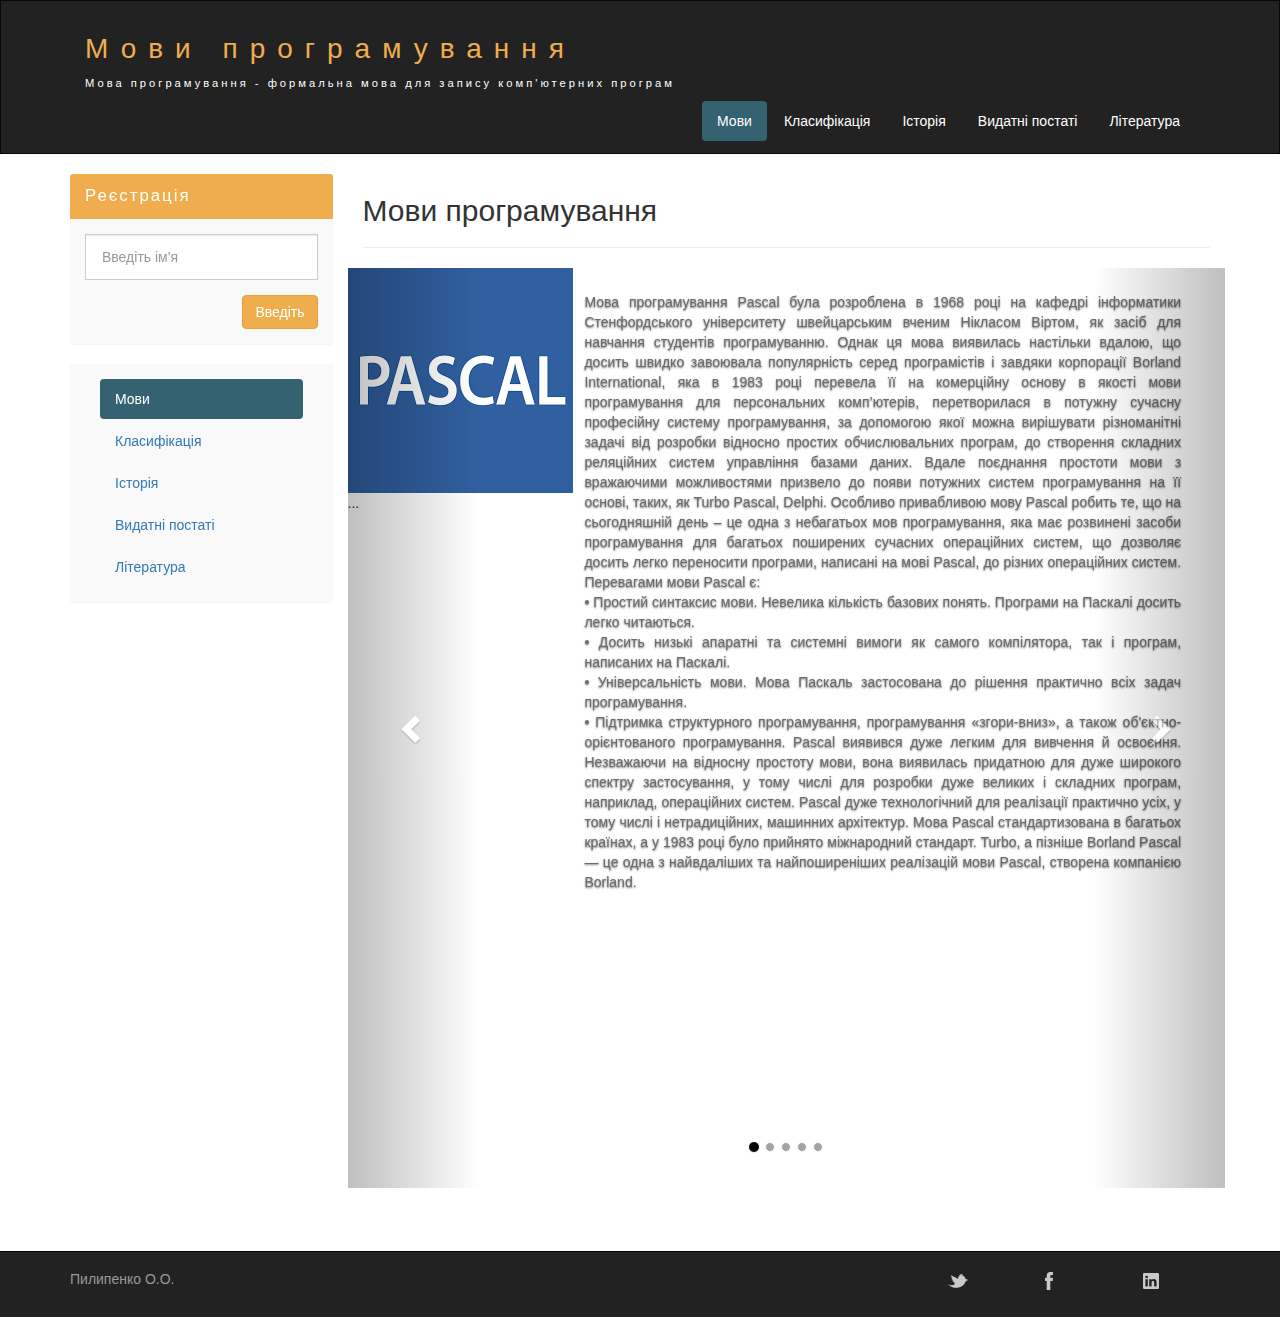
<file: university/site_2019/index.html>
<!DOCTYPE html>
<html lang="ru">
  <head>
    <meta charset="utf-8">
    <meta http-equiv="X-UA-Compatible" content="IE=edge">
    <meta name="viewport" content="width=device-width, initial-scale=1">
    <!-- The above 3 meta tags *must* come first in the head; any other head content must come *after* these tags -->
    <title>Мови програмування</title>

    <!-- Bootstrap -->
    <link href="css/bootstrap.min.css" rel="stylesheet">

    <!-- Main Style -->
    <link href="css/style.css" rel="stylesheet">

    <!-- HTML5 shim and Respond.js for IE8 support of HTML5 elements and media queries -->
    <!-- WARNING: Respond.js doesn't work if you view the page via file:// -->
    <!--[if lt IE 9]>
      <script src="https://oss.maxcdn.com/html5shiv/3.7.2/html5shiv.min.js"></script>
      <script src="https://oss.maxcdn.com/respond/1.4.2/respond.min.js"></script>
    <![endif]-->
  </head>
  <body>
    

    <div class="container-fluid">
      <div class="row">
       <nav role="navigation" class="navbar navbar-inverse">
        <div class="container">
          <div class="navbar-header header">
            <div class="container">
              <div class="row">
                <div class="col-lg-12">
                  <h1><a href="index.html">Мови програмування</a></h1> 
                  <p>Мова  програмування - формальна мова для запису комп'ютерних програм</p>
                </div>
              </div>
            </div>
            <button type="button" data-target="#navbarCollapse" data-toggle="collapse" class="navbar-toggle">
              
              <span class="sr-only">Toggle navigation</span>
              <span class="icon-bar"></span>
              <span class="icon-bar"></span>
              <span class="icon-bar"></span>
            </button>
          </div>
            <div id="navbarCollapse" class="collapse navbar-collapse navbar-right">
              <ul class="nav nav-pills  navbar-main">
                <li class="active"> <a href="index.html">Мови</a> </li>
                <li> <a href="class.html">Класифікація</a> </li>
                <li> <a href="history.html">Історія</a> </li>
                <li> <a href="famouse.html">Видатні постаті</a> </li>
                <li> <a href="literature.html">Література</a> </li>
              </ul>
            </div>
          </div>
       </nav> 
      </div>
    </div>


    <div class="wrapper">
      
      <div class="container">
        
        <div class="row">
          
        <div class="col-lg-9 col-lg-push-3 col-md-9 col-md-push-3 col-sm-9 col-sm-push-3"> 

          <form role="form" class="visible-xs">
            <div class="form-group">
              <div class="input-group">
                <input type="text" class="form-control input-lg" placeholder=" Введіть ім'я">
                <div class="input-group-btn">
                  <button class="btn btn-default btn-lg" type="submit"><i class="glyphicon glyphicon-ok"></i></button>
                </div>
              </div>
            </div>
          </form> 
          
      





          <h2>Мови програмування</h2>
          <hr>
          <div class="row">

              <div id="carousel-example-generic" class="carousel slide" data-ride="carousel">
                  <!-- Indicators -->
                  <ol class="carousel-indicators">
                    <li data-target="#carousel-example-generic" data-slide-to="0" class="active"></li>
                    <li data-target="#carousel-example-generic" data-slide-to="1"></li>
                    <li data-target="#carousel-example-generic" data-slide-to="2"></li>
                    <li data-target="#carousel-example-generic" data-slide-to="3"></li>
                    <li data-target="#carousel-example-generic" data-slide-to="4"></li> 
                  </ol>
                
                  <!-- Wrapper for slides -->
                  <div class="carousel-inner" role="listbox">
                      <div class="item active">
                          <img src="img/img_lang/pascal.png" alt="с++">
                          <div class="carousel-caption">
                          Мова програмування Pascal була розроблена в 1968 році на кафедрі інформатики Стенфордського університету швейцарським вченим Нікласом Віртом, як засіб для навчання студентів програмуванню. Однак ця мова виявилась настільки вдалою, що досить швидко завоювала популярність серед програмістів і завдяки корпорації Borland International, яка в 1983 році перевела її на комерційну основу в якості мови програмування для персональних комп’ютерів, перетворилася в потужну сучасну професійну систему програмування, за допомогою якої можна вирішувати різноманітні задачі від розробки відносно простих обчислювальних програм, до створення складних реляційних систем управління базами даних. Вдале поєднання простоти мови з вражаючими можливостями призвело до появи потужних систем програмування на її основі, таких, як Turbo Pascal, Delphi. Особливо привабливою мову Pascal робить те, що на сьогодняшній день – це одна з небагатьох мов програмування, яка має розвинені засоби програмування для багатьох поширених сучасних операційних систем, що дозволяє досить легко переносити програми, написані на мові Pascal, до різних операційних систем. Перевагами мови Pascal є: <br>•	Простий синтаксис мови. Невелика кількість базових понять. Програми на Паскалі досить легко читаються.<br>•	Досить низькі апаратні та системні вимоги як самого компілятора, так і програм, написаних на Паскалі.<br>• Універсальність мови. Мова Паскаль застосована до рішення практично всіх задач програмування.<br> •	Підтримка структурного програмування, програмування «згори-вниз», а також об'єктно-орієнтованого програмування. Pascal виявився дуже легким для вивчення й освоєння. Незважаючи на відносну простоту мови, вона виявилась придатною для дуже широкого спектру застосування, у тому числі для розробки дуже великих і складних програм, наприклад, операційних систем. Pascal дуже технологічний для реалізації практично усіх, у тому числі і нетрадиційних, машинних архітектур. Мова Pascal стандартизована в багатьох країнах, а у 1983 році було прийнято міжнародний стандарт. Turbo, а пізніше Borland Pascal — це одна з найвдаліших та найпоширеніших реалізацій мови Pascal, створена компанією Borland.
                          </div>
                        </div>
                    <div class="item">
                      <img src="img/img_lang/c++.png"  alt="с++">
                      <div class="carousel-caption">
                         Мова C++ була розроблена Бьорном Страуструпом (Bjarne Stroustrup) в компанії Bell Laboratories (Нью-Джерсі), роком створення вважається 1979-й. Спочатку творець нової мови назвав її «С з класами», але в 1983 році це ім'я було змінене на C++. C++ повністю включає елементи мови С. Таким чином, С можна вважати фундаментом, на якому побудований C++. Більшість доповнень, які Страуструп вніс до С, були призначені для підтримки об'єктно-орієнтованого програмування. 
                         По суті, C++ – це об'єктно-орієнтована версія мови С. Створюючи С++ на основі С Страуструп забезпечив плавний перехід багатьох програмістів на об'єктно-орієнтованє програмування. Замість необхідності вивчати абсолютно нову мову, С-програмістові досить було освоїти лише нові засоби, що дозволяють використовувати переваги об'єктно-орієнтованої методики. Впродовж 1980-х років C++ інтенсивно розвивалася і на початок 1990-х вже була готова для широкого використання. 
                         Зростання її популярності носило вибухоподібний характер, і до кінця цього десятиліття вона стала найбільш використовуваною мовою програмування. В наші дні мова C++ як і раніше має безперечну перевагу при розробці високопродуктивних програм системного рівня. 
                         <br>Перевагами мови C++ є: 
                         <br> •	Швидкодія. Швидкість роботи програм на С++ практично не поступається програмам на С, хоча програмісти отримали в свої руки нові можливості і нові засоби.<br>•	Масштабованість. На мові C++ розробляють програми для найрізноманітніших платформ і систем.<br> •	Можливість роботи на низькому рівні з пам'яттю, адресами, портами. (що, при необережному використанні, може легко перетворитися на недолік.)<br>•	Можливість створення узагальнених алгоритмів для різних типів даних, їхня спеціалізація, і обчислення на етапі компіляції, з використанням шаблонів. 
                         <br> •	Підтримуються різні стилі та технології програмування, включаючи традиційне об'єктно-орієнтованє програмування, узагальнене програмування, метапрограмування (шаблони, макроси). 
                         <br>Недоліками мови C++ є:<br> •	Наявність безліч можливостей, що порушують принципи типобезпеки та приводить до того, що в С++ програми може легко закрастися важковловима помилка. Більшість проблем типобезпеки С++ успадкована від С, але важливу роль в цьому питанні грає і відмова автора мови від ідеї використовувати автоматичне управління пам'яттю (наприклад, збірку сміття). Так візитною карткою С++ стали вразливості типу «переповнювання буфера».<br> •	Погана підтримка модульності.
                         <br> • Недостача інформації про типи даних під час компіляції.<br> •	Мова C++ є складною для вивчення і для компіляції.<br> •	В мові C++ відсутня підтримка функціонального програмування.
                      </div>
                    </div>
                    
                    <div class="item">
                        <img src="img/img_lang/java.jpg" alt="с++">
                      <div class="carousel-caption">
                        Наступним рівнем на сходах прогресу мов програмування стала мова Java, яка спочатку називалася Oak (у перекладі з англ. «дуб»). Робота над її створенням почалася в 1991 році в компанії Sun Microsystems. Основною рушійною силою розробки Java був Джеймс Гослінг. Java – це структурна об'єктно-орієнтована мова програмування, синтаксис і принципи якої «родом» з C++. Своїми новаторськими аспектами Java зобов'язана не стільки прогресу в мистецтві програмування, скільки змінам в комп'ютерному середовищі. Ще до настання ери Інтернету більшість програм писалися, компілювалися і призначалися для виконання з використанням певного процесора і під управлінням конкретної операційної системи. Не дивлячись на те що програмісти завжди прагнули робити свої програми так, щоб їх можна було застосовувати неодноразово, можливість легко переносити програму з одного середовища в іншє не була ще досягнута, до того ж проблема переносимості постійно вікладалася, вирішувалися ж більш насущні проблеми. Проте з появою всесвітньої мережі Інтернет, в якій виявилися зв'язаними різні типи процесорів і операційних систем, стара проблема портативності заявила про себе вже в повний голос. Для її вирішення знадобилася нова мова програмування, і нею стала Java. Цікаво відзначити, що, хоча єдиним найбільш важливим аспектом Java (і причиною швидкого визнання) є можливість створювати на ній кросплатформений (сумісний з декількома операційними середовищами) переносимий програмний код, вихідним імпульсом для виникнення Java стала не мережа Інтернет, а наполеглива потреба у незалежній від платформи мові, яку можна було б використовувати в процесі створення програмного забезпечення для вбудованих контролерів. У Java переносимість досягається за допомогою перетворення вихідного коду програми в проміжний код, що іменується байт-кодом, тобто машинно-незалежний код, що генерується Java-компілятором. Байт-код виконується віртуальною машиною Java (Java Virtual Machine – JVM) - спеціальною операційною системою.  Переваги мови Java: 1. Незалежність від платформи, на якій виконуються програми: один і той же код можна запускати під управлінням операційних систем Windows, Solaris, Linux, Machintosh та ін. 2. Синтаксис мови Java схожий на синтаксис мови C++, і програмістам, що знають мови С і C++, його вивчення не складає труднощів. 3. Крім того, Java - повністю об'єктно-орієнтована мова, навіть більшою мірою, ніж C++.  4. Висока надійність. Для цього в мові Java виключена можливість явного виділення і звільнення пам'яті. Пам'ять у мові Java звільняється автоматично за допомогою механізму збірки сміття.  Мова Java володіє такими найбільш вагомими особливостями, яких немає в мові C++: •	Java є типобезпечною мовою. Типобезпека гарантує відсутність в програмах помилок, що важко знайти і які пов'язані з невірною інтерпретацією пам'яті комп'ютера.  •	Java-код компілюються спочатку не в машинний код, а в певний проміжний код, який надалі інтерпретується або компілюється •	У мові Java є чіткі певні стандарти на введення-виведення, графіку, геометрію, діалог, доступ до баз даних і інших типових застосувань. Завдяки цим особливостям, застосунки на Java мають значно кращу кросплатформенність, ніж С++ •	У мові Java реалізована повноцінна збірка сміття, якої немає в C++. Немає в С++ і засобів перевірки правильності вказівників.  •	Мова Java є чисто об'єктно-орієнтованою, тоді як C++ підтримує як об'єктно-орієнтоване, так і процедурне програмування.
                      </div>
                    </div>
                    
                    
                    <div class="item">
                        <img src="img/img_lang/html.png" alt="с++">
                      <div class="carousel-caption">
                        World Wide Web (WWW) – це найвідоміша та найпопулярніша служба Інтернету.  Вся інформація в WWW розповсюджується у вигляді Web-сторінок (Web-документів). Декілька Web-документів з однієї теми, що належать одному власникові чи є на одному комп'ютері, утворюють Web-вузол, який часто називають сайтом. Основним принципом використання Web-сторінок є активізація гіпертекстових посилань, за допомогою яких можна здійснити перехід в інші місця Web-сторінки або до інших Web-сторінок. В основі WWW лежать два поняття: гіпертекстові посилання та формат документів HTML. Завдяки гіпертексту Web-сторінки набувають властивості інтерактивності. Web-сторінки створено у форматі HTML (HyperТext Markup Language, «мова розмітки гіпертексту»). HTML – це фундаментальна, базова технологія Інтернету. У 1989 році фізик Бернерс-Лі запропонував впровадити на базі Інтернету гіпертекстову систему документів, як один з компонентів технології розробки розподіленої гіпертекстової системи World Wide Web, та вже наприкінці 1990 року він розробив HTML.  HTML не є стандартною мовою програмування, це мова розмітки тексту, що використовує спеціальні оператори – теги (tag) чи інша назва дескриптори (descriptor) для розмітки текстового документа. Ці позначки вказують в якому вигляді буде виведено текстовий чи інший елемент у вікні браузера. Теги НТМL-документів в основному є простими і зрозумілими для використання, оскільки вони створені за допомогою загальновживаних слів англійської мови, зрозумілих скорочень і позначень. Широке розповсюдження HTML-документи одержали завдяки різноманітним можливостям представлення інформації, легкістю написання та сумісністю з різними операційними системами. Всі програми, написані мовою HTML (HTML-файли) мають однакову структуру.  HTML дозволяє формувати на сторінці сайту текстові блоки, додавати до них зображення, організовувати таблиці, керувати відтворенням кольору, додавати до дизайну сайту звуковий супровід, організовувати гіперпосилання з переходом до інших розділів сервера або звертатися до інших ресурсів Інтернету і компонувати всі ці елементи між собою. Документи, що створено лише засобами HTML мають розширення .htm або .html. Однією з основних функціональних особливостей мови HTML, завдяки якої вона і отримала свою назву, є гіперпосилання. Гіперпосилання (Hyperlink) — це базовий функціональний елемент HTML-документу, який реалізовує зв'язок певного об'єкту веб-сторінки з іншим об’єктом. Для гіперпосилання може використовуватися як фрагмент тексту, так і графічний об'єкт, а сам гіперзв'язок можна встановлювати як між об’єктами одного сайту, так і між об'єктами, що розміщені на різних сайтах Інтернету. Таким чином, гіпертекстова база даних у концепції WWW – це набір текстових файлів, розмічених мовою HTML, яка визначає форму представлення інформації (розмітка) і структуру зв’язків цих файлів (гіпертекстові посилання). Мова НТМL дозволяє визначити структуру електронного документа з поліграфічним рівнем оформлення. Результуючий документ може містити різноманітні елементи: ілюстрації, аудіо і відео фрагменти. Мова НТМL включає розвинені засоби для визначення кількох рівнів заголовків, шрифтових виділень, різних груп об’єктів та багато інших можливостей. Важливим чинником, який вплинув на розвиток мови HTML, став її вибір за основу для гіпертекстової бази даних звичайного текстового файла, який можна створювати у будь-якому текстовому редакторі на будь-якій апаратній платформі у середовищі будь-якої операційної системи.
                      </div>
                    </div>
                    <div class="item">
                      <img src="img/img_lang/php.png" alt="с++">
                      <div class="carousel-caption">
                          PHP (англ. Hypertext Preprocessor  –  гіпертекстовий препроцесор), попередня назва: Personal Home Page Tools – скриптова мова програмування, була створена для генерації HTML-сторінок на стороні Web-сервера [20]. PHP є однією з найпоширеніших мов, що використовуються у сфері Web-розробок (разом із Java, NET, Perl, Python, Ruby). Це широко використовувана мова сценаріїв загального призначення з відкритим вихідним кодом.
                          Говорячи простіше, PHP це мова програмування, спеціально розроблена для написання Web-додатків (сценаріїв), що виконуються на Web-сервері.
                     Історія PHP починається з 1995 року, коли Расмус Лердорф (Rasmus Lerdorf) створив простий застосунок мовою Perl, що аналізував відвідування користувачами його резюме на Web-сайті. Потім, коли цим застосунком вже користувалися кілька людей, а число охочих одержати його постійно збільшувалося, Лердорф назвав своє творіння «Інструменти для особистої домашньої сторінки» (Personal Home Page Tools) версія 1 і виставив для вільного завантаження [22]. З цієї миті почався небувалий зліт популярності PHP. 
                     Важливою перевагою мови PHP перед такими мовами, як мов Perl і C, полягає в можливості створення HTML документів із вбудованими командами PHP. Ще однією з важливих переваг PHP є те, що ця мова належить до інтерпретованих. Це дозволяє обробляти сценарії з достатньо високою швидкістю. За деякими оцінками, більшість PHP-сценаріїв (особливо не дуже великих розмірів) обробляються швидше за аналогічні їм програми, написані на Perl. 
                     PHP здатний генерувати не тільки HTML. Доступно формування зображень, файлів PDF і навіть роликів Flash, що створюються «на льоту». PHP також здатний генерувати будь-які текстові дані, такі, як XHTML та інші XML-файли. 
                     Також важливішою перевагою PHP є безпека. РНР надає в розпорядження розробників і адміністраторів гнучкі та ефективні засоби безпеки, які умовно діляться на дві категорії: 
                     1. Засоби безпеки системного рівня. У РНР реалізовані механізми безпеки, що знаходяться під управлінням адміністраторів; при правильному налаштуванні РНР це забезпечує максимальну свободу дій і безпеку. РНР може працювати в так званому безпечному режимі (safe mode), який обмежує можливості застосування РНР користувачами по ряду важливих показників. 
                      2. Засоби безпеки рівня програми. У стандартний набір функцій РНР входить ряд надійних механізмів шифрування. 
                     Ще однією перевагою PHP є безкоштовне розповсюдження. Програмне забезпечення поширюється безкоштовно (freeware) і його можна вільно скачати із сайта www.php.net.  До того ж, чуйне співтовариство користувачів РНР є свого роду «колективною службою підтримки», і в популярних електронних конференціях можна знайти відповіді навіть на найскладніші питання.
                     Хоча PHP є досить молодою мовою, вона здобула таку популярність серед Web-програмістів, що в наш час є найпопулярнішою мовою для створення Web-застосунків (скриптів). 
                     За даними Web-дослідження аналітичної компанії Netcraft (http://www.netcraft.com) від 2013 року, на PHP працює приблизно 244 мільйони сайтів. Це число, ймовірно, набагато вище в наші дні, беручи до уваги той факт, що ця мова широко використовується у веб-розробці та веб-дизайні по всьому світі.
                     Деякі найбільші онлайн-бренди, такі як BlaBlaCar, Digg, Facebook, Flickr, ProProfs, Technorati, TED та Yahoo, працюють на PHP. Інші популярні сайти, такі як Qq.com, Taobao.com, Twitter.com, Wikipedia.org та Weibo.com, також використовують мову програмування PHP.
                      </div>
                    </div>
                    ...
                  </div>
                
                  <!-- Controls -->
                  <a class="left carousel-control" href="#carousel-example-generic" role="button" data-slide="prev">
                    <span class="glyphicon glyphicon-chevron-left" aria-hidden="true"></span>
                    <span class="sr-only">Previous</span>
                  </a>
                  <a class="right carousel-control" href="#carousel-example-generic" role="button" data-slide="next">
                    <span class="glyphicon glyphicon-chevron-right" aria-hidden="true"></span>
                    <span class="sr-only">Next</span>
                  </a>
                </div>

                        

          </div>

  

        </div>


        <div class="col-lg-3 col-lg-pull-9 col-md-3 col-md-pull-9 col-sm-3 col-sm-pull-9 hidden-xs"> <!-- Меняем блоки местами col-lg-pull-9 -->
    
          <div class="panel panel-info hidden-xs">
            <div class="panel-heading"><div class="sidebar-header">Реєстрація</div></div>
            <div class="panel-body">
              <form role="form">
                <div class="form-group">
                  <input type="text"  class="form-control input-lg" placeholder="Введіть ім'я">
                </div>
                <button type="submit" class="btn btn-warning pull-right">Введіть</button>
              </form>
            </div>
          </div>  
                  
          <div class="panel panel-info">
 
            <div class="panel-body">
              <div id="navbarCollapseSb" class="collapse navbar-collapse">
                <ul class="nav nav-pills nav-stacked navbar-sidebar">
                  <li class="active"> <a href="index.html">Мови</a> </li>
                  <li> <a href="class.html">Класифікація</a> </li>
                  <li> <a href="history.html">Історія</a> </li>
                  <li> <a href="famouse.html">Видатні постаті</a> </li>
                  <li> <a href="literature.html">Література</a> </li>
                </ul>
              </div>
            </div> 
          </div>  

          

        </div>      


        </div>

      </div>

      <div class="clear"></div>

    </div>


    <footer>
      
      <div class="container">
        <div class="row">
          <div class="autor_block col-lg-9 col-md-9 col-sm-9 col-xs-9">
           <p class="text-left"> <a href="http://ru.wh-db.com">Пилипенко О.О.</a> </p>
          </div>
          <div class="social_block col-lg-1 col-md-1 col-sm-1 col-xs-1" data-toggle="tooltip" data-placement="bottom" title="twitter">
            <a href="#">
              <img src="img/icon/social/icon-twitter.png" alt="twitter">
            </a>
          </div>
          <div class="social_block col-lg-1 col-md-1 col-sm-1 col-xs-1" data-toggle="tooltip" data-placement="bottom" title="facebook">
            <a href="#">
              <img src="img/icon/social/icon-facebook.png" alt="facebook">
            </a>
          </div>
          <div class="social_block col-lg-1 col-md-1 col-sm-1 col-xs-1" data-toggle="tooltip" data-placement="bottom" title="linkedin">
            <a href="#">
              <img src="img/icon/social/icon-linkedin.png" alt="linkedin">
            </a>
            </div>
        </div>
      </div>

    </footer>




    <!-- jQuery (necessary for Bootstrap's JavaScript plugins) -->
    <script src="https://ajax.googleapis.com/ajax/libs/jquery/1.11.3/jquery.min.js"></script>
    <!-- Include all compiled plugins (below), or include individual files as needed -->
    <script src="js/bootstrap.min.js"></script>
  </body>
</html>
</file>
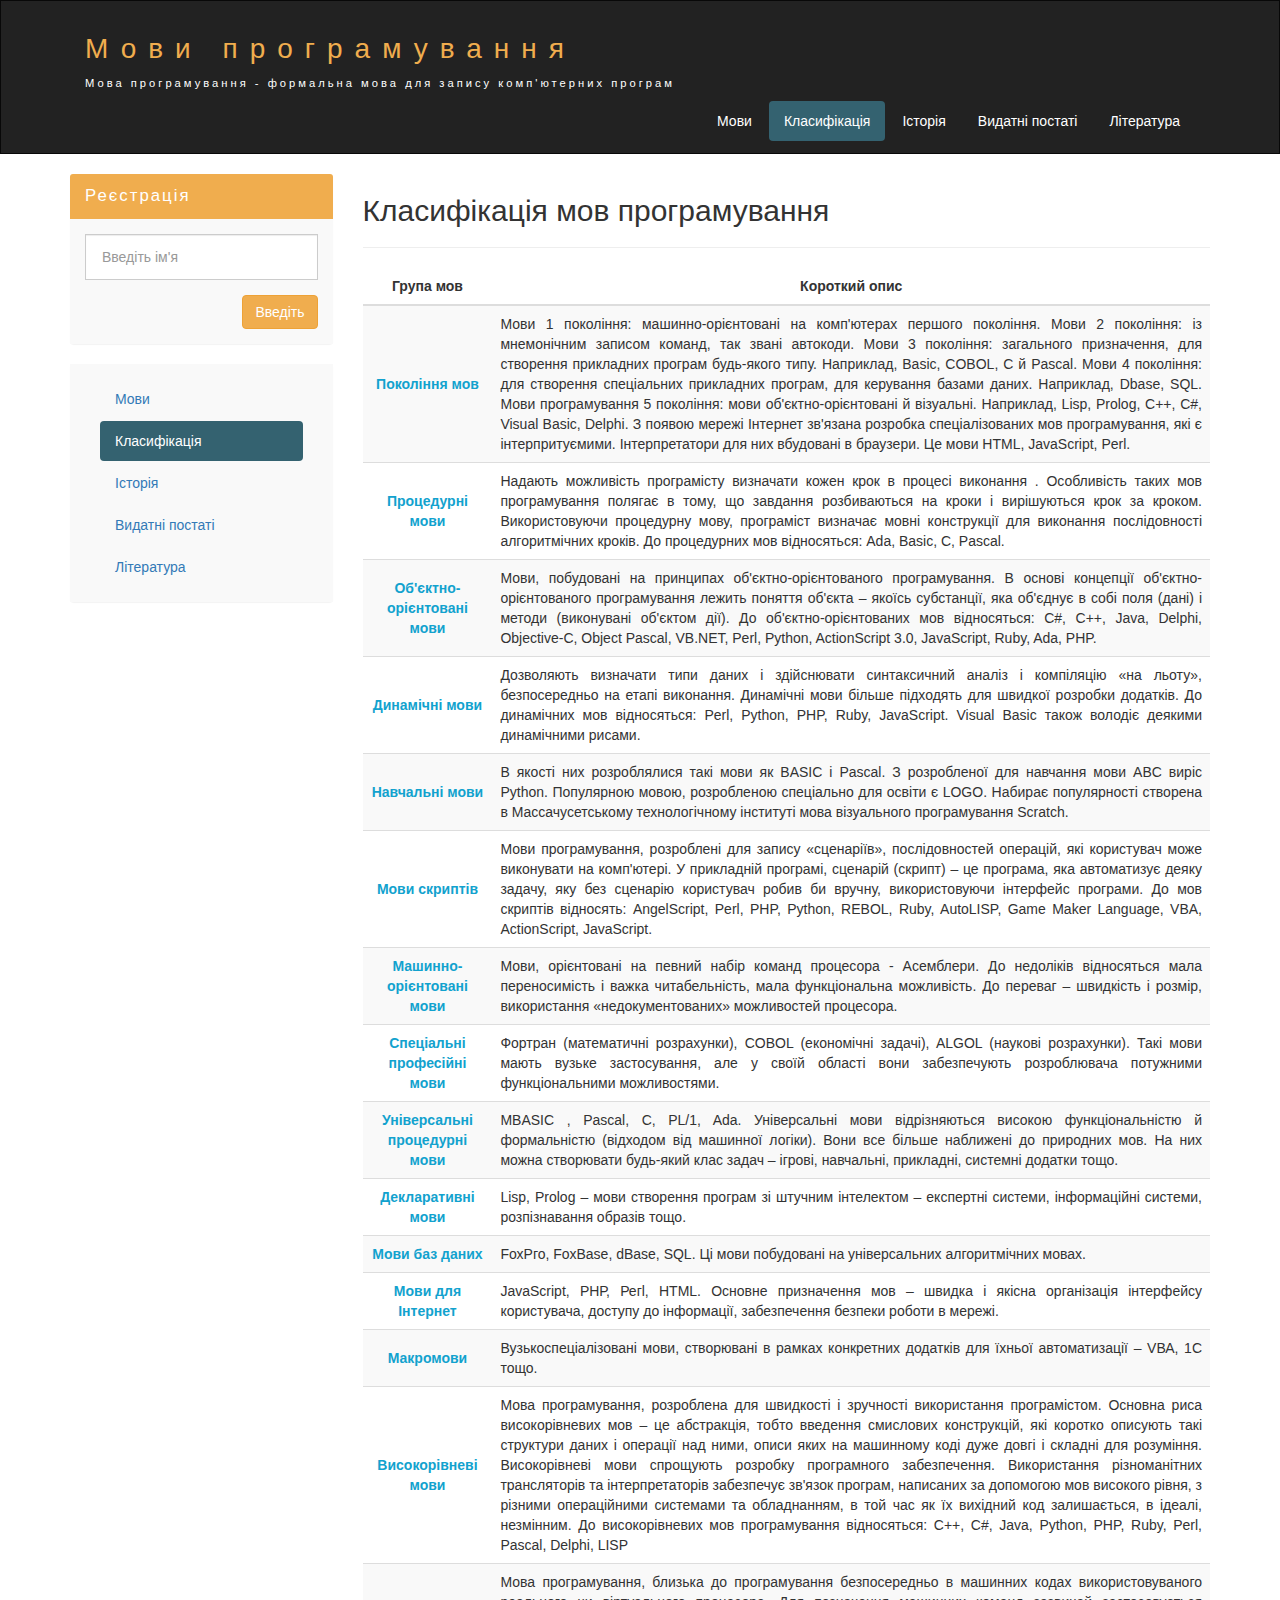
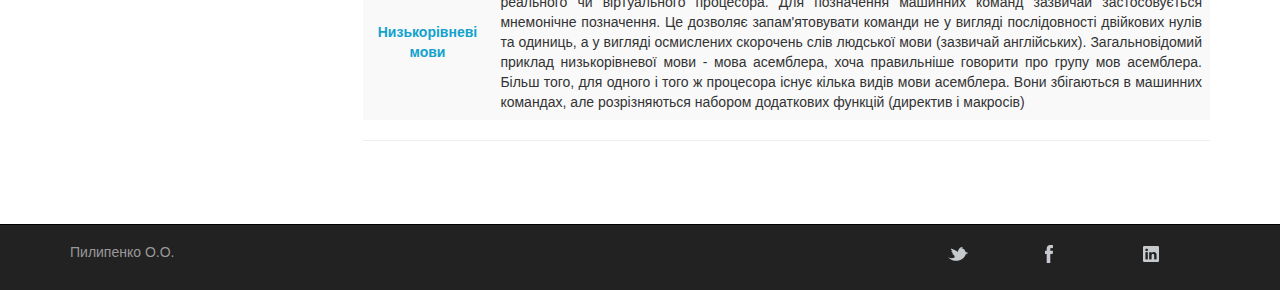
<file: university/site_2019/class.html>
<!DOCTYPE html>
<html lang="ru">
  <head>
    <meta charset="utf-8">
    <meta http-equiv="X-UA-Compatible" content="IE=edge">
    <meta name="viewport" content="width=device-width, initial-scale=1">
    <!-- The above 3 meta tags *must* come first in the head; any other head content must come *after* these tags -->
    <title>Класифікація мов програмування</title>

    <!-- Bootstrap -->
    <link href="css/bootstrap.min.css" rel="stylesheet">

    <!-- Main Style -->
    <link href="css/style.css" rel="stylesheet">

    <!-- HTML5 shim and Respond.js for IE8 support of HTML5 elements and media queries -->
    <!-- WARNING: Respond.js doesn't work if you view the page via file:// -->
    <!--[if lt IE 9]>
      <script src="https://oss.maxcdn.com/html5shiv/3.7.2/html5shiv.min.js"></script>
      <script src="https://oss.maxcdn.com/respond/1.4.2/respond.min.js"></script>
    <![endif]-->
  </head>
  <body>
    

    <div class="container-fluid">
      <div class="row">
       <nav role="navigation" class="navbar navbar-inverse">
        <div class="container">
          <div class="navbar-header header">
            <div class="container">
              <div class="row">
                <div class="col-lg-12">
                  <h1><a href="index.html">Мови програмування</a></h1> 
                  <p>Мова  програмування - формальна мова для запису комп'ютерних програм</p>
                </div>
              </div>
            </div>
            <button type="button" data-target="#navbarCollapse" data-toggle="collapse" class="navbar-toggle">
              
              <span class="sr-only">Toggle navigation</span>
              <span class="icon-bar"></span>
              <span class="icon-bar"></span>
              <span class="icon-bar"></span>
            </button>
          </div>
            <div id="navbarCollapse" class="collapse navbar-collapse navbar-right">
              <ul class="nav nav-pills  navbar-main">
                <li> <a href="index.html">Мови</a> </li>
                <li class="active"> <a href="class.html">Класифікація</a> </li>
                <li> <a href="history.html">Історія</a> </li>
                <li> <a href="famouse.html">Видатні постаті</a> </li>
                <li> <a href="literature.html">Література</a> </li>
              </ul>
            </div>
          </div>
       </nav> 
      </div>
    </div>


    <div class="wrapper">
      
      <div class="container">
        
        <div class="row">
          
        <div class="col-lg-9 col-lg-push-3 col-md-9 col-md-push-3 col-sm-9 col-sm-push-3"> 

          <form role="form" class="visible-xs">
            <div class="form-group">
              <div class="input-group">
                <input type="text" class="form-control input-lg" placeholder=" Введіть ім'я">
                <div class="input-group-btn">
                  <button class="btn btn-default btn-lg" type="submit"><i class="glyphicon glyphicon-ok"></i></button>
                </div>
              </div>
            </div>
          </form> 
          
      





          <h2>Класифікація мов програмування</h2>
          <hr>
         
          <table class="table table-striped">
            <thead>
              <tr>
                <th class="text-center">Група мов</th>
                <th class="text-center">Короткий опис</th>
              </tr>
            </thead>
            <tbody>
              <tr>
                  <td class="text-center vert-align class-name">Покоління мов</td>
                  <td class="text-justify vert-align">Мови 1 покоління: машинно-орієнтовані  на комп'ютерах першого покоління.  Мови 2 покоління: із мнемонічним записом команд, так звані автокоди.  Мови 3 покоління: загального призначення, для створення прикладних програм будь-якого типу. Наприклад, Basic, COBOL, С й Pascal.  Мови 4 покоління:  для створення спеціальних прикладних програм, для керування базами даних. Наприклад, Dbase, SQL. Мови програмування 5 покоління: мови  об'єктно-орієнтовані й візуальні. Наприклад, Lisp, Рrolog, C++, С#, Visual Basic, Delphi.  З появою мережі Інтернет зв'язана розробка спеціалізованих мов програмування, які є інтерпритуємими. Інтерпретатори для них вбудовані в браузери. Це мови HTML, JavaScript, Perl.</td>
              </tr>
              <tr>
                <td class="text-center vert-align class-name">Процедурні мови</td>
                <td class="text-justify vert-align">Надають можливість програмісту визначати кожен крок в процесі виконання . Особливість таких мов програмування полягає в тому, що завдання розбиваються на кроки і вирішуються крок за кроком. Використовуючи процедурну мову, програміст визначає мовні конструкції для виконання послідовності алгоритмічних кроків. До процедурних мов відносяться: Ada, Basic, C, Pascal.</td>
              </tr>
              <tr>
                <td class="text-center vert-align class-name">Об'єктно-орієнтовані мови</td>
                <td class="text-justify vert-align">Мови, побудовані на принципах об'єктно-орієнтованого програмування. В основі концепції об'єктно-орієнтованого програмування лежить поняття об'єкта – якоїсь субстанції, яка об'єднує в собі поля (дані) і методи (виконувані об'єктом дії). До об'єктно-орієнтованих мов відносяться: C#, C++, Java, Delphi, Objective-C, Object Pascal, VB.NET, Perl, Python, ActionScript 3.0, JavaScript, Ruby, Ada, PHP.</td>
              </tr>
              <tr>
                <td class="text-center vert-align class-name">Динамічні мови</td>
                <td class="text-justify vert-align">Дозволяють визначати типи даних і здійснювати синтаксичний аналіз і компіляцію «на льоту», безпосередньо на етапі виконання. Динамічні мови більше підходять для швидкої розробки додатків. До динамічних мов відносяться: Perl, Python, PHP, Ruby, JavaScript. Visual Basic також володіє деякими динамічними рисами.</td>
              </tr>
              <tr>
                <td class="text-center vert-align class-name">Навчальні мови</td>
                <td class="text-justify vert-align">В якості них розроблялися такі мови як BASIC і Pascal. З розробленої для навчання мови ABC виріс Python. Популярною мовою, розробленою спеціально для освіти є LOGO. Набирає популярності створена в Массачусетському технологічному інституті мова візуального програмування Scratch.</td>
              </tr>
              
              <tr>
                <td class="text-center vert-align class-name">Мови скриптів</td>
                <td class="text-justify vert-align">Мови програмування, розроблені для запису «сценаріїв», послідовностей операцій, які користувач може виконувати на комп'ютері. У прикладній програмі, сценарій (скрипт) – це програма, яка автоматизує деяку задачу, яку без сценарію користувач робив би вручну, використовуючи інтерфейс програми. До мов скриптів відносять: AngelScript, Perl, PHP, Python, REBOL, Ruby, AutoLISP, Game Maker Language, VBA, ActionScript, JavaScript.</td>
              </tr>
              <tr>
                <td class="text-center vert-align class-name">Машинно-орієнтовані мови</td>
                <td class="text-justify vert-align">Мови, орієнтовані на певний набір команд процесора - Асемблери. До недоліків відносяться мала переносимість і важка читабельність, мала функціональна можливість. До переваг – швидкість і розмір, використання «недокументованих» можливостей процесора.</td>
              </tr>
              <tr>
                <td class="text-center vert-align class-name">Спеціальні професійні мови</td>
                <td class="text-justify vert-align">Фортран (математичні розрахунки), COBOL (економічні задачі), ALGOL (наукові розрахунки). Такі мови мають вузьке застосування, але у своїй області вони забезпечують розроблювача потужними функціональними можливостями.</td>
              </tr>
              <tr>
                <td class="text-center vert-align class-name">Універсальні процедурні мови</td>
                <td class="text-justify vert-align">МBASIC , Pascal, С, РL/1, Ada. Універсальні мови відрізняються високою функціональністю й формальністю (відходом від машинної логіки). Вони все більше наближені до природних мов. На них можна створювати будь-який клас задач – ігрові, навчальні, прикладні, системні додатки тощо.</td>
              </tr>
              <tr>
                <td class="text-center vert-align class-name">Декларативні мови</td>
                <td class="text-justify vert-align">Lisp, Рrolog – мови створення програм зі штучним інтелектом – експертні системи, інформаційні системи, розпізнавання образів тощо.</td>
              </tr>
              <tr>
                <td class="text-center vert-align class-name">Мови баз даних</td>
                <td class="text-justify vert-align">FохРго, FохВаsе, dBase, SQL. Ці мови побудовані на універсальних алгоритмічних мовах.</td>
              </tr>
              <tr>
                <td class="text-center vert-align class-name">Мови для Інтернет</td>
                <td class="text-justify vert-align">JavaScript, РНР, Регl, НТМL. Основне призначення мов – швидка і якісна організація інтерфейсу користувача, доступу до інформації, забезпечення безпеки роботи в мережі.</td>
              </tr>
              <tr>
                <td class="text-center vert-align class-name">Макромови</td>
                <td class="text-justify vert-align">Вузькоспеціалізовані мови, створювані в рамках конкретних додатків для їхньої автоматизації – VВА, 1С тощо.</td>
              </tr>
              <tr>
                <td class="text-center vert-align class-name">Високорівневі мови</td>
                <td class="text-justify vert-align">Мова програмування, розроблена для швидкості і зручності використання програмістом. Основна риса високорівневих мов – це абстракція, тобто введення смислових конструкцій, які коротко описують такі структури даних і операції над ними, описи яких на машинному коді дуже довгі і складні для розуміння. Високорівневі мови  спрощують розробку програмного забезпечення. Використання різноманітних трансляторів та інтерпретаторів забезпечує зв'язок програм, написаних за допомогою мов високого рівня, з різними операційними системами та обладнанням, в той час як їх вихідний код залишається, в ідеалі, незмінним. До високорівневих мов програмування відносяться: C++, C#, Java, Python, PHP, Ruby, Perl, Pascal, Delphi, LISP</td>
              </tr>
              <tr>
                <td class="text-center vert-align class-name">Низькорівневі мови</td>
                <td class="text-justify vert-align">Мова програмування, близька до програмування безпосередньо в машинних кодах використовуваного реального чи віртуального процесора. Для позначення машинних команд зазвичай застосовується мнемонічне позначення. Це дозволяє запам'ятовувати команди не у вигляді послідовності двійкових нулів та одиниць, а у вигляді осмислених скорочень слів людської мови (зазвичай англійських). Загальновідомий приклад низькорівневої мови - мова асемблера, хоча правильніше говорити про групу мов асемблера. Більш того, для одного і того ж процесора існує кілька видів мови асемблера. Вони збігаються в машинних командах, але розрізняються набором додаткових функцій (директив і макросів)</td>
              </tr>
            </tbody>


          </table>
          <hr>

  

        </div>


        <div class="col-lg-3 col-lg-pull-9 col-md-3 col-md-pull-9 col-sm-3 col-sm-pull-9 hidden-xs"> <!-- Меняем блоки местами col-lg-pull-9 -->
          <div class="panel panel-info hidden-xs">
            <div class="panel-heading"><div class="sidebar-header">Реєстрація</div></div>
            <div class="panel-body">
              <form role="form">
                <div class="form-group">
                  <input type="text"  class="form-control input-lg" placeholder="Введіть ім'я">
                </div>
                <button type="submit" class="btn btn-warning pull-right">Введіть</button>
              </form>
            </div>
          </div>  
                  
          <div class="panel panel-info">
 
            <div class="panel-body">
              <div id="navbarCollapseSb" class="collapse navbar-collapse">
                <ul class="nav nav-pills nav-stacked navbar-sidebar">
                  <li> <a href="index.html">Мови</a> </li>
                  <li class="active"> <a href="class.html">Класифікація</a> </li>
                  <li> <a href="history.html">Історія</a> </li>
                  <li> <a href="famouse.html">Видатні постаті</a> </li>
                  <li> <a href="literature.html">Література</a> </li>
                </ul>
              </div>
            </div> 
          </div>  

          

        </div>      


        </div>

      </div>

      <div class="clear"></div>

    </div>


    <footer>
      
      <div class="container">
        <div class="row">
          <div class="autor_block col-lg-9 col-md-9 col-sm-9 col-xs-9">
           <p class="text-left"> <a href="http://ru.wh-db.com">Пилипенко О.О.</a> </p>
          </div>
          <div class="social_block col-lg-1 col-md-1 col-sm-1 col-xs-1" data-toggle="tooltip" data-placement="bottom" title="twitter">
            <a href="#">
              <img src="img/icon/social/icon-twitter.png" alt="twitter">
            </a>
          </div>
          <div class="social_block col-lg-1 col-md-1 col-sm-1 col-xs-1" data-toggle="tooltip" data-placement="bottom" title="facebook">
            <a href="#">
              <img src="img/icon/social/icon-facebook.png" alt="facebook">
            </a>
          </div>
          <div class="social_block col-lg-1 col-md-1 col-sm-1 col-xs-1" data-toggle="tooltip" data-placement="bottom" title="linkedin">
            <a href="#">
              <img src="img/icon/social/icon-linkedin.png" alt="linkedin">
            </a>
            </div>
        </div>
      </div>

    </footer>




    <!-- jQuery (necessary for Bootstrap's JavaScript plugins) -->
    <script src="https://ajax.googleapis.com/ajax/libs/jquery/1.11.3/jquery.min.js"></script>
    <!-- Include all compiled plugins (below), or include individual files as needed -->
    <script src="js/bootstrap.min.js"></script>
  </body>
</html>
</file>
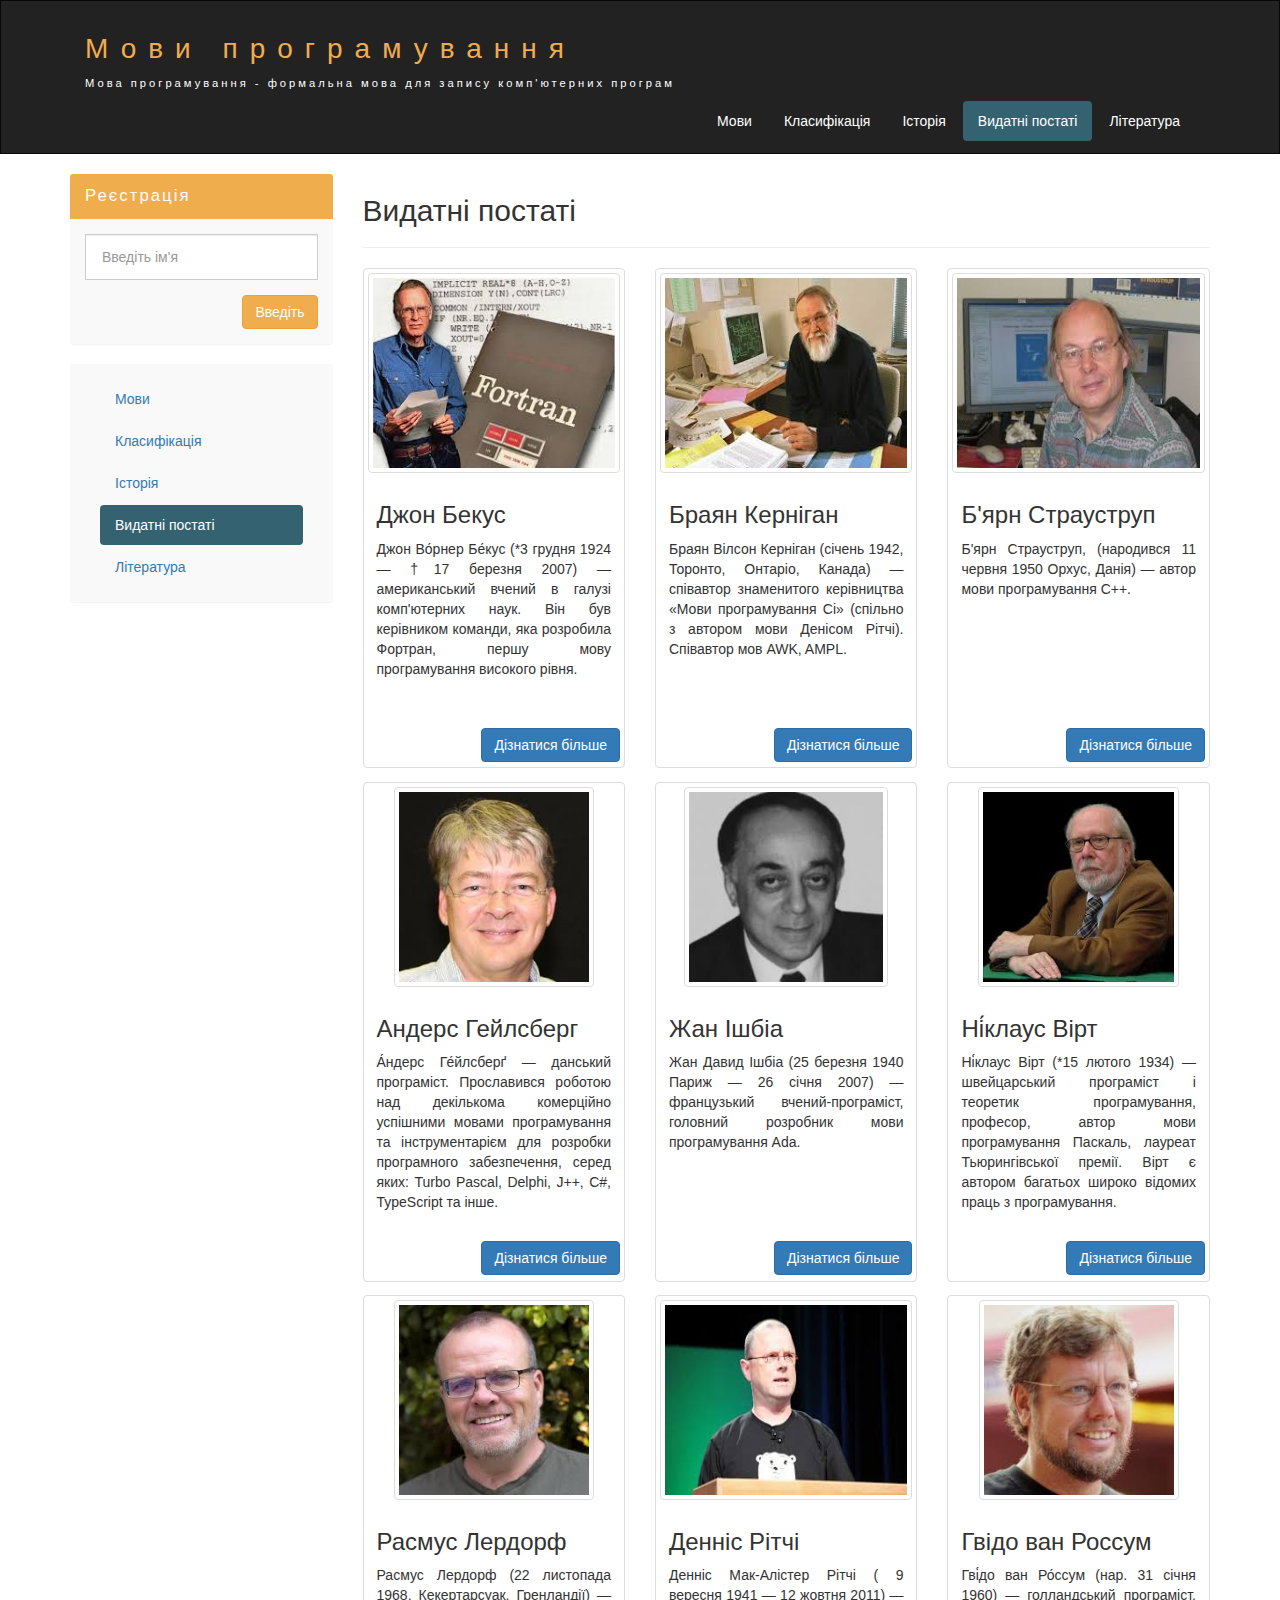
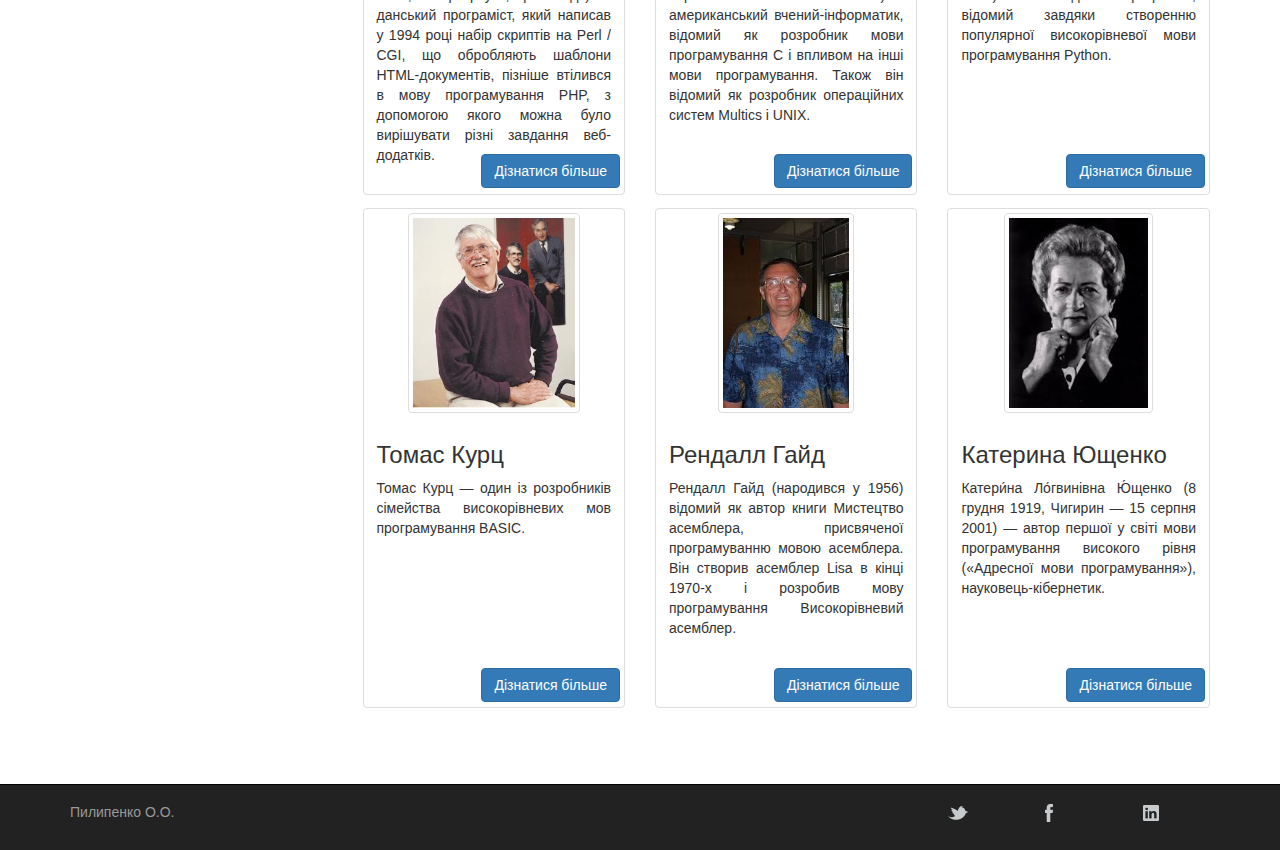
<file: university/site_2019/famouse.html>
<!DOCTYPE html>
<html lang="ru">
  <head>
    <meta charset="utf-8">
    <meta http-equiv="X-UA-Compatible" content="IE=edge">
    <meta name="viewport" content="width=device-width, initial-scale=1">
    <!-- The above 3 meta tags *must* come first in the head; any other head content must come *after* these tags -->
    <title>Мови програмування</title>

    <!-- Bootstrap -->
    <link href="css/bootstrap.min.css" rel="stylesheet">

    <!-- Main Style -->
    <link href="css/style.css" rel="stylesheet">

    <!-- HTML5 shim and Respond.js for IE8 support of HTML5 elements and media queries -->
    <!-- WARNING: Respond.js doesn't work if you view the page via file:// -->
    <!--[if lt IE 9]>
      <script src="https://oss.maxcdn.com/html5shiv/3.7.2/html5shiv.min.js"></script>
      <script src="https://oss.maxcdn.com/respond/1.4.2/respond.min.js"></script>
    <![endif]-->
  </head>
  <body>
    

    <div class="container-fluid">
      <div class="row">
       <nav role="navigation" class="navbar navbar-inverse">
        <div class="container">
          <div class="navbar-header header">
            <div class="container">
              <div class="row">
                <div class="col-lg-12">
                  <h1><a href="index.html">Мови програмування</a></h1> 
                  <p>Мова  програмування - формальна мова для запису комп'ютерних програм</p>
                </div>
              </div>
            </div>
            <button type="button" data-target="#navbarCollapse" data-toggle="collapse" class="navbar-toggle">
              
              <span class="sr-only">Toggle navigation</span>
              <span class="icon-bar"></span>
              <span class="icon-bar"></span>
              <span class="icon-bar"></span>
            </button>
          </div>
            <div id="navbarCollapse" class="collapse navbar-collapse navbar-right">
              <ul class="nav nav-pills  navbar-main">
                <li> <a href="index.html">Мови</a> </li>
                <li> <a href="class.html">Класифікація</a> </li>
                <li> <a href="history.html">Історія</a> </li>
                <li class="active"> <a href="famouse.html">Видатні постаті</a> </li>
                <li> <a href="literature.html">Література</a> </li>
              </ul>
            </div>
          </div>
       </nav> 
      </div>
    </div>


    <div class="wrapper">
      
      <div class="container">
        
        <div class="row">
          
        <div class="col-lg-9 col-lg-push-3 col-md-9 col-md-push-3 col-sm-9 col-sm-push-3"> 

          <form role="form" class="visible-xs">
            <div class="form-group">
              <div class="input-group">
                <input type="text" class="form-control input-lg" placeholder=" Введіть ім'я">
                <div class="input-group-btn">
                  <button class="btn btn-default btn-lg" type="submit"><i class="glyphicon glyphicon-ok"></i></button>
                </div>
              </div>
            </div>
          </form> 
          
          <h2>Видатні постаті</h2>
          <hr>
          <div class="row">
            <div class="col-lg-4 col-md-4 col-sm-6 col-xs-12">
              <div class="thumbnail">
                <img class="img-fluid img-thumbnail" src="img/img_famouse/Джон Бекус.jpg" alt="Джон Бекус">
                <div class="caption btn-more">
                  <h3>Джон Бекус</h3>
                  <p class="text-justify vert-align">Джон Во́рнер Бе́кус (*3 грудня 1924 — †17 березня 2007) — американський вчений в галузі комп'ютерних наук. Він був керівником команди, яка розробила Фортран, першу мову програмування високого рівня.
                  </p>
                </div>
                  <div>
                    <a target="_blank" href="https://uk.wikipedia.org/wiki/%D0%94%D0%B6%D0%BE%D0%BD_%D0%91%D0%B5%D0%BA%D1%83%D1%81" class="btn btn-primary  pull-right" role="button">Дізнатися більше</a>
                  </div>

              </div>
            </div>
            
            <div class="col-lg-4 col-md-4 col-sm-6 col-xs-12">
              <div class="thumbnail">
                <img class="img-fluid img-thumbnail" src="img/img_famouse/Брайан Керниган.jpg" alt="Браян Керніган">
                <div class="caption btn-more">
                  <h3>Браян Керніган</h3>
                  <p class="text-justify vert-align">Браян Вілсон Керніган (січень 1942, Торонто, Онтаріо, Канада) — співавтор знаменитого керівництва «Мови програмування Сі» (спільно з автором мови Денісом Рітчі). Співавтор мов AWK, AMPL.
                  </p>
                </div>
                  <div>
                  <a target="_blank" href="https://uk.wikipedia.org/wiki/%D0%91%D1%80%D0%B0%D1%8F%D0%BD_%D0%9A%D0%B5%D1%80%D0%BD%D1%96%D0%B3%D0%B0%D0%BD" class="btn btn-primary  pull-right" role="button">Дізнатися більше</a>
                </div>
              </div>
            </div>
            
            
            <div class="col-lg-4 col-md-4 col-sm-6 col-xs-12">
              <div class="thumbnail">
                <img class="img-fluid img-thumbnail" src="img/img_famouse/Бьерн страуструп.jpg" alt="Б'ярн Страуструп">
                <div class="caption btn-more">
                  <h3>Б'ярн Страуструп</h3>
                  <p class="text-justify vert-align">Б'ярн Страуструп, (народився 11 червня 1950 Орхус, Данія) — автор мови програмування C++.
                  </p>
                </div>
                  <div>
                  <a target="_blank" href="https://uk.wikipedia.org/wiki/%D0%91%27%D1%8F%D1%80%D0%BD_%D0%A1%D1%82%D1%80%D0%B0%D1%83%D1%81%D1%82%D1%80%D1%83%D0%BF" class="btn btn-primary  pull-right" role="button">Дізнатися більше</a>
                </div>
              </div>
            </div>
              
              
           <!--   <div class="margin-8"></div> -->
              <div class="col-lg-4 col-md-4 col-sm-6 col-xs-12">
                <div class="thumbnail">
                  <img class="img-fluid img-thumbnail" src="img/img_famouse/anders ejlsberg.jpg" alt="Андерс Гейлсберг">
                  <div class="caption btn-more">
                    <h3>Андерс Гейлсберг</h3>
                    <p class="text-justify vert-align">А́ндерс Ге́йлсберґ  — данський програміст. Прославився роботою над декількома комерційно успішними мовами програмування та інструментарієм для розробки програмного забезпечення, серед яких: Turbo Pascal, Delphi, J++, C#, TypeScript та інше.
                    </p>
                  </div>
                    <div>
                    <a target="_blank" href="https://uk.wikipedia.org/wiki/%D0%90%D0%BD%D0%B4%D0%B5%D1%80%D1%81_%D0%93%D0%B5%D0%B9%D0%BB%D1%81%D0%B1%D0%B5%D1%80%D0%B3" class="btn btn-primary  pull-right" role="button">Дізнатися більше</a>
                  </div>
                </div>
              </div>
              <div class="col-lg-4 col-md-4 col-sm-6 col-xs-12">
                <div class="thumbnail">
                  <img class="img-fluid img-thumbnail" src="img/img_famouse/Жан Ишбиа.jpg" alt="Жан Ішбіа">
                  <div class="caption btn-more">
                    <h3>Жан Ішбіа</h3>
                    <p class="text-justify vert-align">Жан Давид Ішбіа (25 березня 1940  Париж — 26 січня 2007) — французький вчений-програміст, головний розробник мови програмування Ada.
                    </p>
                  </div>
                    <div>
                    <a target="_blank" href="https://uk.wikipedia.org/wiki/%D0%96%D0%B0%D0%BD_%D0%86%D1%88%D0%B1%D1%96%D0%B0" class="btn btn-primary  pull-right" role="button">Дізнатися більше</a>
                  </div>
                </div>
              </div>

              <div class="col-lg-4 col-md-4 col-sm-6 col-xs-12">
                <div class="thumbnail">
                  <img class="img-fluid img-thumbnail" src="img/img_famouse/Никлаус Вирт.jpg" alt="Ні́клаус Вірт">
                  <div class="caption btn-more">
                    <h3>Ні́клаус Вірт</h3>
                    <p class="text-justify vert-align">Ні́клаус Вірт (*15 лютого 1934) — швейцарський програміст і теоретик програмування, професор, автор мови програмування Паскаль, лауреат Тьюрингівської премії. Вірт є автором багатьох широко відомих праць з програмування. 
                    </p>
                  </div>
                  <div>
                    <a target="_blank" href="https://uk.wikipedia.org/wiki/%D0%9D%D1%96%D0%BA%D0%BB%D0%B0%D1%83%D1%81_%D0%92%D1%96%D1%80%D1%82" class="btn btn-primary  pull-right" role="button">Дізнатися більше</a>
                  </div>
                </div>
              </div>
              
              <div class="col-lg-4 col-md-4 col-sm-6 col-xs-12">
                <div class="thumbnail">
                  <img class="img-fluid img-thumbnail" src="img/img_famouse/Расмус Лердорф.jpg" alt="Расмус Лердорф">
                  <div class="caption btn-more">
                    <h3>Расмус Лердорф</h3>
                    <p class="text-justify vert-align">Расмус Лердорф (22 листопада 1968, Кекертарсуак, Гренландії) — данський програміст, який написав у 1994 році набір скриптів на Perl / CGI, що обробляють шаблони HTML-документів, пізніше втілився в мову програмування PHP, з допомогою якого можна було вирішувати різні завдання веб-додатків.
                    </p>
                  </div>
                    <div>
                    <a target="_blank" href="https://uk.wikipedia.org/wiki/%D0%A0%D0%B0%D1%81%D0%BC%D1%83%D1%81_%D0%9B%D0%B5%D1%80%D0%B4%D0%BE%D1%80%D1%84" class="btn btn-primary  pull-right" role="button">Дізнатися більше</a>
                  </div>
                </div>
              </div>

              <div class="col-lg-4 col-md-4 col-sm-6 col-xs-12">
                <div class="thumbnail">
                  <img class="img-fluid img-thumbnail" src="img/img_famouse/Деннис Ритчи.jpg" alt="Денніс Рітчі">
                  <div class="caption btn-more">
                    <h3>Денніс Рітчі</h3>
                    <p class="text-justify vert-align">Денніс Мак-Алістер Рітчі ( 9 вересня 1941  — 12 жовтня 2011) — американський вчений-інформатик, відомий як розробник мови програмування C і впливом на інші мови програмування. Також він відомий як розробник операційних систем Multics і UNIX.
                    </p>
                  </div>
                    <div>
                    <a target="_blank" href="https://uk.wikipedia.org/wiki/%D0%94%D0%B5%D0%BD%D0%BD%D1%96%D1%81_%D0%A0%D1%96%D1%82%D1%87%D1%96" class="btn btn-primary  pull-right" role="button">Дізнатися більше</a>
                  </div>
                </div>
              </div>

              <div class="col-lg-4 col-md-4 col-sm-6 col-xs-12">
                <div class="thumbnail">
                  <img class="img-fluid img-thumbnail" src="img/img_famouse/guido van rossum.jpg" alt="Гвідо ван Россум">
                  <div class="caption btn-more">
                    <h3>Гвідо ван Россум</h3>
                    <p class="text-justify vert-align">Гві́до ван Ро́ссум (нар. 31 січня 1960) — голландський програміст, відомий завдяки створенню популярної високорівневої мови програмування Python.
                    </p>
                  </div>
                    <div>
                    <a target="_blank" href="https://uk.wikipedia.org/wiki/%D0%93%D0%B2%D1%96%D0%B4%D0%BE_%D0%B2%D0%B0%D0%BD_%D0%A0%D0%BE%D1%81%D1%81%D1%83%D0%BC" class="btn btn-primary  pull-right" role="button">Дізнатися більше</a>
                  </div>
                </div>
              </div>



              <div class="col-lg-4 col-md-4 col-sm-6 col-xs-12">
                <div class="thumbnail">
                  <img class="img-fluid img-thumbnail" src="img/img_famouse/thomas_kurtz3.jpg" alt="Томас Курц">
                  <div class="caption btn-more">
                    <h3>Томас Курц</h3>
                    <p class="text-justify vert-align">Томас Курц  — один із розробників сімейства високорівневих мов програмування BASIC.
                    </p>
                  </div>
                    <div>
                    <a target="_blank" href="https://uk.wikipedia.org/wiki/%D0%A2%D0%BE%D0%BC%D0%B0%D1%81_%D0%9A%D1%83%D1%80%D1%86" class="btn btn-primary  pull-right" role="button">Дізнатися більше</a>
                  </div>
                </div>
              </div>

              <div class="col-lg-4 col-md-4 col-sm-6 col-xs-12">
                <div class="thumbnail">
                  <img class="img-fluid img-thumbnail" src="img/img_famouse/Гайд.jpg" alt="Рендалл Гайд">
                  <div class="caption btn-more">
                    <h3>Рендалл Гайд</h3>
                    <p class="text-justify">Рендалл Гайд (народився у 1956) відомий як автор книги Мистецтво асемблера, присвяченої програмуванню мовою асемблера. Він створив асемблер Lisa в кінці 1970-х і розробив мову програмування Високорівневий асемблер.
                    </p>
                  </div>
                  <div>
                  <a target="_blank" href="https://uk.wikipedia.org/wiki/%D0%A0%D0%B5%D0%BD%D0%B4%D0%B0%D0%BB%D0%BB_%D0%93%D0%B0%D0%B9%D0%B4" class="btn btn-primary pull-right" role="button">Дізнатися більше</a>
                  </div>
                  
                </div>
              </div>
              <div class="col-lg-4 col-md-4 col-sm-6 col-xs-12">
                <div class="thumbnail">
                  <img class="img-fluid img-thumbnail" src="img/img_famouse/Катерина Ющенко.jpg" alt="Катерина Ющенко">
                  <div class="caption btn-more">
                    <h3>Катерина Ющенко</h3>
                    <p class="text-justify vert-align">Катери́на Ло́гвинівна Ю́щенко (8 грудня 1919, Чигирин  — 15 серпня 2001) — автор першої у світі мови програмування високого рівня («Адресної мови програмування»), науковець-кібернетик.
                    </p>
                  </div>
                    <div>
                    <a target="_blank" href="https://uk.wikipedia.org/wiki/%D0%AE%D1%89%D0%B5%D0%BD%D0%BA%D0%BE_%D0%9A%D0%B0%D1%82%D0%B5%D1%80%D0%B8%D0%BD%D0%B0_%D0%9B%D0%BE%D0%B3%D0%B2%D0%B8%D0%BD%D1%96%D0%B2%D0%BD%D0%B0" class="btn btn-primary  pull-right" role="button">Дізнатися більше</a>
                  </div>
                </div>
              </div>

                        

          </div>

  

        </div>


        <div class="col-lg-3 col-lg-pull-9 col-md-3 col-md-pull-9 col-sm-3 col-sm-pull-9 hidden-xs"> <!-- Меняем блоки местами col-lg-pull-9 -->
    
          <div class="panel panel-info hidden-xs">
            <div class="panel-heading"><div class="sidebar-header">Реєстрація</div></div>
            <div class="panel-body">
              <form role="form">
                <div class="form-group">
                  <input type="text"  class="form-control input-lg" placeholder="Введіть ім'я">
                </div>
                <button type="submit" class="btn btn-warning pull-right">Введіть</button>
              </form>
            </div>
          </div>  
                  
          <div class="panel panel-info">
 
            <div class="panel-body">
              <div id="navbarCollapseSb" class="collapse navbar-collapse">
                <ul class="nav nav-pills nav-stacked navbar-sidebar">
                  <li> <a href="index.html">Мови</a> </li>
                  <li> <a href="class.html">Класифікація</a> </li>
                  <li> <a href="history.html">Історія</a> </li>
                  <li  class="active"> <a href="famouse.html">Видатні постаті</a> </li>
                  <li> <a href="literature.html">Література</a> </li>
                </ul>
              </div>
            </div> 
          </div>  

          

        </div>      


        </div>

      </div>

      <div class="clear"></div>

    </div>


    <footer>
      
      <div class="container">
        <div class="row">
          <div class="autor_block col-lg-9 col-md-9 col-sm-9 col-xs-9">
           <p class="text-left"> <a href="http://ru.wh-db.com">Пилипенко О.О.</a> </p>
          </div>
          <div class="social_block col-lg-1 col-md-1 col-sm-1 col-xs-1" data-toggle="tooltip" data-placement="bottom" title="twitter">
            <a href="#">
              <img src="img/icon/social/icon-twitter.png" alt="twitter">
            </a>
          </div>
          <div class="social_block col-lg-1 col-md-1 col-sm-1 col-xs-1" data-toggle="tooltip" data-placement="bottom" title="facebook">
            <a href="#">
              <img src="img/icon/social/icon-facebook.png" alt="facebook">
            </a>
          </div>
          <div class="social_block col-lg-1 col-md-1 col-sm-1 col-xs-1" data-toggle="tooltip" data-placement="bottom" title="linkedin">
            <a href="#">
              <img src="img/icon/social/icon-linkedin.png" alt="linkedin">
            </a>
            </div>
        </div>
      </div>

    </footer>




    <!-- jQuery (necessary for Bootstrap's JavaScript plugins) -->
    <script src="https://ajax.googleapis.com/ajax/libs/jquery/1.11.3/jquery.min.js"></script>
    <!-- Include all compiled plugins (below), or include individual files as needed -->
    <script src="js/bootstrap.min.js"></script>
  </body>
</html>
</file>
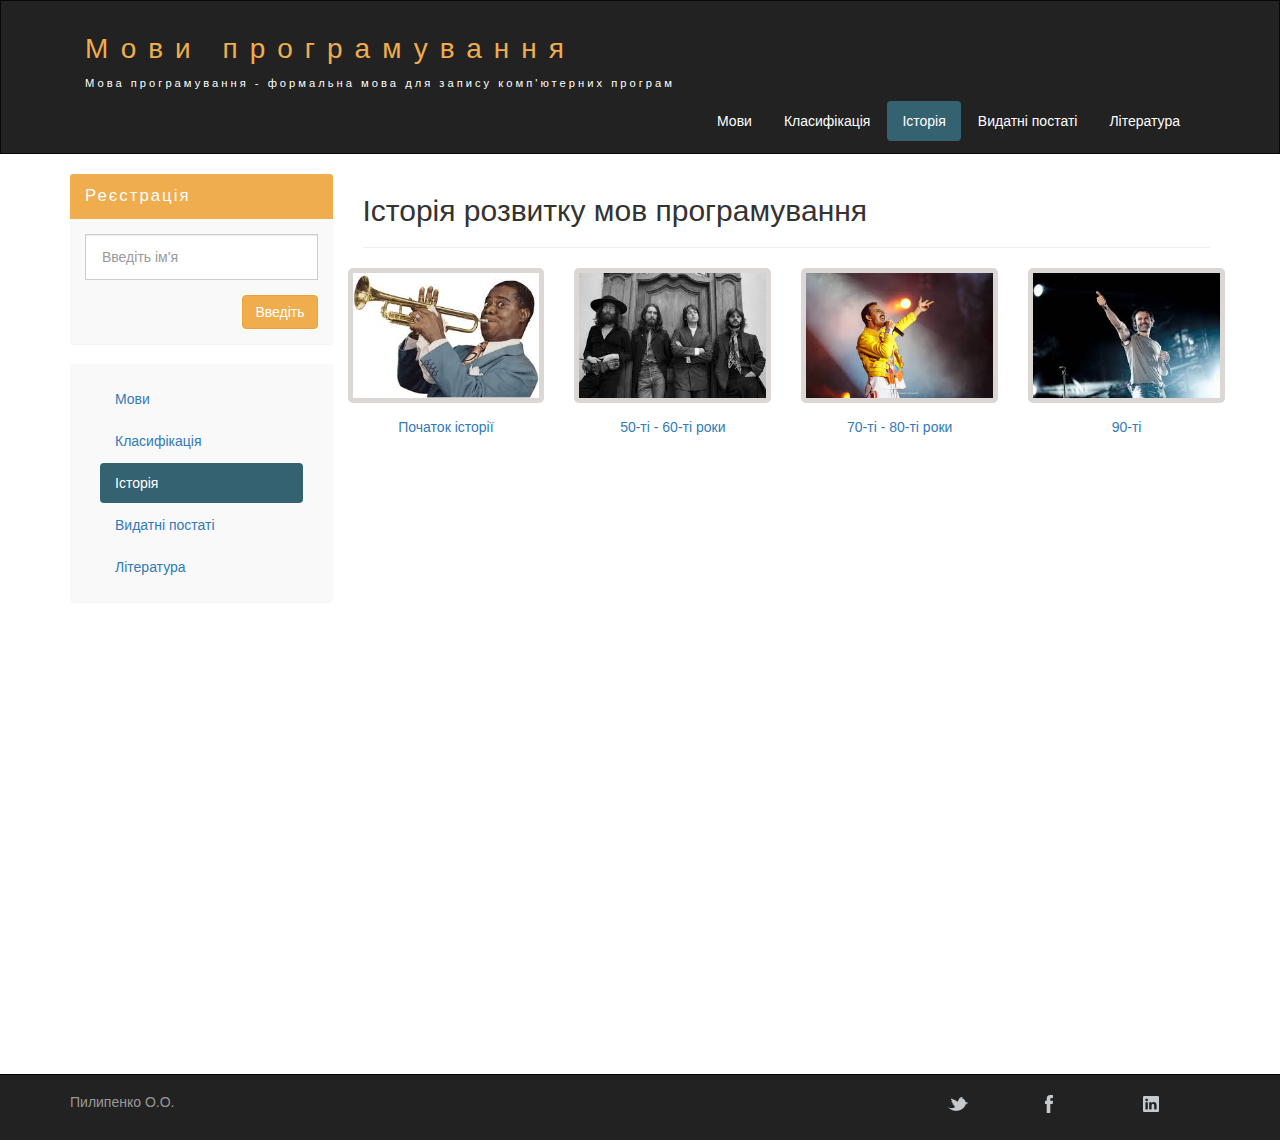
<file: university/site_2019/history.html>
<!DOCTYPE html>
<html lang="ru">
  <head>
    <meta charset="utf-8">
    <meta http-equiv="X-UA-Compatible" content="IE=edge">
    <meta name="viewport" content="width=device-width, initial-scale=1">
    <!-- The above 3 meta tags *must* come first in the head; any other head content must come *after* these tags -->
    <title>Мови програмування</title>

    <!-- Bootstrap -->
    <link href="css/bootstrap.min.css" rel="stylesheet">

    <!-- Main Style -->
    <link href="css/style.css" rel="stylesheet">

    <!-- HTML5 shim and Respond.js for IE8 support of HTML5 elements and media queries -->
    <!-- WARNING: Respond.js doesn't work if you view the page via file:// -->
    <!--[if lt IE 9]>
      <script src="https://oss.maxcdn.com/html5shiv/3.7.2/html5shiv.min.js"></script>
      <script src="https://oss.maxcdn.com/respond/1.4.2/respond.min.js"></script>
    <![endif]-->
  </head>
  <body>
    

    <div class="container-fluid">
      <div class="row">
       <nav role="navigation" class="navbar navbar-inverse">
        <div class="container">
          <div class="navbar-header header">
            <div class="container">
              <div class="row">
                <div class="col-lg-12">
                  <h1><a href="index.html">Мови програмування</a></h1> 
                  <p>Мова  програмування - формальна мова для запису комп'ютерних програм</p>
                </div>
              </div>
            </div>
            <button type="button" data-target="#navbarCollapse" data-toggle="collapse" class="navbar-toggle">
              
              <span class="sr-only">Toggle navigation</span>
              <span class="icon-bar"></span>
              <span class="icon-bar"></span>
              <span class="icon-bar"></span>
            </button>
          </div>
            <div id="navbarCollapse" class="collapse navbar-collapse navbar-right">
              <ul class="nav nav-pills  navbar-main">
                <li> <a href="index.html">Мови</a> </li>
                <li> <a href="class.html">Класифікація</a> </li>
                <li class="active"> <a href="history.html">Історія</a> </li>
                <li> <a href="famouse.html">Видатні постаті</a> </li>
                <li> <a href="literature.html">Література</a> </li>
              </ul>
            </div>
          </div>
       </nav> 
      </div>
    </div>


    <div class="wrapper">
      
      <div class="container">
        
        <div class="row">
          
        <div class="col-lg-9 col-lg-push-3 col-md-9 col-md-push-3 col-sm-9 col-sm-push-3"> 

          <form role="form" class="visible-xs">
            <div class="form-group">
              <div class="input-group">
                <input type="text" class="form-control input-lg" placeholder=" Введіть ім'я">
                <div class="input-group-btn">
                  <button class="btn btn-default btn-lg" type="submit"><i class="glyphicon glyphicon-ok"></i></button>
                </div>
              </div>
            </div>
          </form> 
          
      





          <h2>Історія розвитку мов програмування</h2>
          <hr>
          <div class="row">
              
              <div class="row">
    
                  <div class=" history_block col-lg-3 col-md-3 col-sm-3 col-xs-6">
                      <a href="history_prev.html"><img  src="img/img_history/armstrong.jpg" alt="початок історії"></a> 
                      <div class="history_label"><a href="history_prev.html">Початок історії</a></div>
                    </div>
        
                    <div class=" history_block col-lg-3 col-md-3 col-sm-3 col-xs-6">
                        <a href="history_50.html"><img  src="img/img_history/beatles.jpg" alt="50-ті - 60-ті роки"></a>
                      <div class="history_label"><a href="history_50.html">50-ті - 60-ті роки</a></div>
                    </div>            
        
                    <div class="history_block col-lg-3 col-md-3 col-sm-3 col-xs-6">
                      <a href="history_70.html"><img src="img/img_history/queen.jpg" alt="70-ті - 80-ті роки"></a>
                      <div class="history_label"><a href="history_70.html">70-ті - 80-ті роки</a></div>
                    </div>            
        
                    <div class="history_block col-lg-3 col-md-3 col-sm-3 col-xs-6">
                      <a href="history_today.html"><img src="img/img_history/oe.jpg" alt="сьогодення"></a>
                      <div class="history_label"><a href="history_today.html">90-ті</a></div>
                    </div>
    
    
              </div>
              

                        

          </div>

  

        </div>


        <div class="col-lg-3 col-lg-pull-9 col-md-3 col-md-pull-9 col-sm-3 col-sm-pull-9 hidden-xs"> <!-- Меняем блоки местами col-lg-pull-9 -->
    
          <div class="panel panel-info hidden-xs">
            <div class="panel-heading"><div class="sidebar-header">Реєстрація</div></div>
            <div class="panel-body">
              <form role="form">
                <div class="form-group">
                  <input type="text"  class="form-control input-lg" placeholder="Введіть ім'я">
                </div>
                <button type="submit" class="btn btn-warning pull-right">Введіть</button>
              </form>
            </div>
          </div>  
                  
          <div class="panel panel-info">
 
            <div class="panel-body">
              <div id="navbarCollapseSb" class="collapse navbar-collapse">
                <ul class="nav nav-pills nav-stacked navbar-sidebar">
                  <li> <a href="index.html">Мови</a> </li>
                  <li> <a href="class.html">Класифікація</a> </li>
                  <li class="active"> <a href="history.html">Історія</a> </li>
                  <li> <a href="famouse.html">Видатні постаті</a> </li>
                  <li> <a href="literature.html">Література</a> </li>
                </ul>
              </div>
            </div> 
          </div>  

          

        </div>      


        </div>

      </div>

      <div class="clear"></div>

    </div>


    <footer>
      
      <div class="container">
        <div class="row">
          <div class="autor_block col-lg-9 col-md-9 col-sm-9 col-xs-9">
           <p class="text-left"> <a href="http://ru.wh-db.com">Пилипенко О.О.</a> </p>
          </div>
          <div class="social_block col-lg-1 col-md-1 col-sm-1 col-xs-1" data-toggle="tooltip" data-placement="bottom" title="twitter">
            <a href="#">
              <img src="img/icon/social/icon-twitter.png" alt="twitter">
            </a>
          </div>
          <div class="social_block col-lg-1 col-md-1 col-sm-1 col-xs-1" data-toggle="tooltip" data-placement="bottom" title="facebook">
            <a href="#">
              <img src="img/icon/social/icon-facebook.png" alt="facebook">
            </a>
          </div>
          <div class="social_block col-lg-1 col-md-1 col-sm-1 col-xs-1" data-toggle="tooltip" data-placement="bottom" title="linkedin">
            <a href="#">
              <img src="img/icon/social/icon-linkedin.png" alt="linkedin">
            </a>
            </div>
        </div>
      </div>

    </footer>




    <!-- jQuery (necessary for Bootstrap's JavaScript plugins) -->
    <script src="https://ajax.googleapis.com/ajax/libs/jquery/1.11.3/jquery.min.js"></script>
    <!-- Include all compiled plugins (below), or include individual files as needed -->
    <script src="js/bootstrap.min.js"></script>
  </body>
</html>
</file>
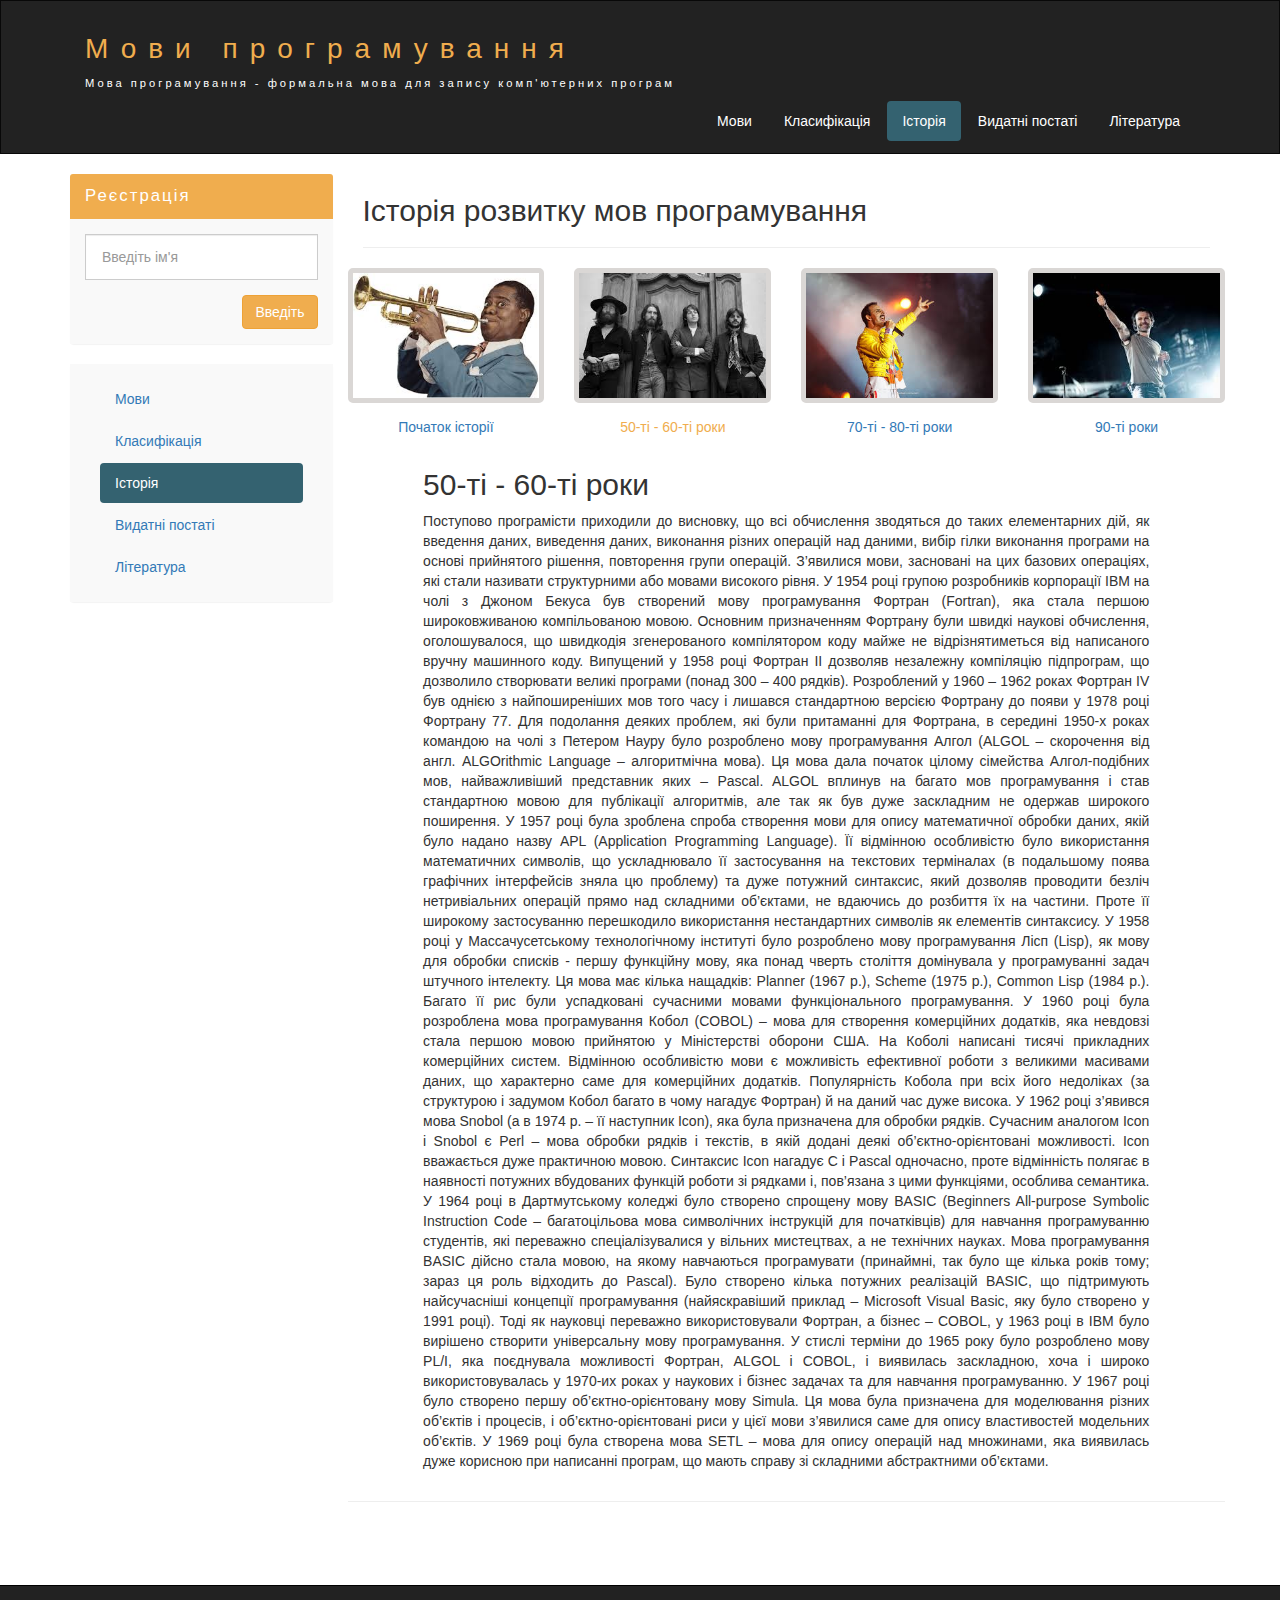
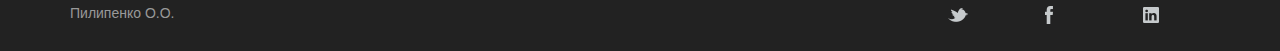
<file: university/site_2019/history_50.html>
<!DOCTYPE html>
<html lang="ru">
  <head>
    <meta charset="utf-8">
    <meta http-equiv="X-UA-Compatible" content="IE=edge">
    <meta name="viewport" content="width=device-width, initial-scale=1">
    <!-- The above 3 meta tags *must* come first in the head; any other head content must come *after* these tags -->
    <title>Мови програмування</title>

    <!-- Bootstrap -->
    <link href="css/bootstrap.min.css" rel="stylesheet">

    <!-- Main Style -->
    <link href="css/style.css" rel="stylesheet">

    <!-- HTML5 shim and Respond.js for IE8 support of HTML5 elements and media queries -->
    <!-- WARNING: Respond.js doesn't work if you view the page via file:// -->
    <!--[if lt IE 9]>
      <script src="https://oss.maxcdn.com/html5shiv/3.7.2/html5shiv.min.js"></script>
      <script src="https://oss.maxcdn.com/respond/1.4.2/respond.min.js"></script>
    <![endif]-->
  </head>
  <body>
    

    <div class="container-fluid">
      <div class="row">
       <nav role="navigation" class="navbar navbar-inverse">
        <div class="container">
          <div class="navbar-header header">
            <div class="container">
              <div class="row">
                <div class="col-lg-12">
                  <h1><a href="index.html">Мови програмування</a></h1> 
                  <p>Мова  програмування - формальна мова для запису комп'ютерних програм</p>
                </div>
              </div>
            </div>
            <button type="button" data-target="#navbarCollapse" data-toggle="collapse" class="navbar-toggle">
              
              <span class="sr-only">Toggle navigation</span>
              <span class="icon-bar"></span>
              <span class="icon-bar"></span>
              <span class="icon-bar"></span>
            </button>
          </div>
            <div id="navbarCollapse" class="collapse navbar-collapse navbar-right">
              <ul class="nav nav-pills  navbar-main">
                <li> <a href="index.html">Мови</a> </li>
                <li> <a href="class.html">Класифікація</a> </li>
                <li class="active"> <a href="history.html">Історія</a> </li>
                <li> <a href="famouse.html">Видатні постаті</a> </li>
                <li> <a href="literature.html">Література</a> </li>
              </ul>
            </div>
          </div>
       </nav> 
      </div>
    </div>


    <div class="wrapper">
      
      <div class="container">
        
        <div class="row">
          
        <div class="col-lg-9 col-lg-push-3 col-md-9 col-md-push-3 col-sm-9 col-sm-push-3"> 

          <form role="form" class="visible-xs">
            <div class="form-group">
              <div class="input-group">
                <input type="text" class="form-control input-lg" placeholder=" Введіть ім'я">
                <div class="input-group-btn">
                  <button class="btn btn-default btn-lg" type="submit"><i class="glyphicon glyphicon-ok"></i></button>
                </div>
              </div>
            </div>
          </form> 
  
          <h2>Історія розвитку мов програмування</h2>
          <hr>
          <div class="row">
              
              <div class="row">
    
                  <div class=" history_block col-lg-3 col-md-3 col-sm-3 col-xs-6">
                      <a href="history_prev.html"><img  src="img/img_history/armstrong.jpg" alt="початок історії"></a> 
                      <div class="history_label"><a href="history_prev.html">Початок історії</a></div>
                    </div>
        
                    <div class=" history_block col-lg-3 col-md-3 col-sm-3 col-xs-6">
                        <a href="history_50.html"><img  src="img/img_history/beatles.jpg" alt="50-ті - 60-ті роки"></a>
                      <div class="history_label active"><a href="history_50.html">50-ті - 60-ті роки</a></div>
                    </div>            
        
                    <div class="history_block col-lg-3 col-md-3 col-sm-3 col-xs-6">
                      <a href="history_70.html"><img src="img/img_history/queen.jpg" alt="70-ті - 80-ті роки"></a>
                      <div class="history_label"><a href="history_70.html">70-ті - 80-ті роки</a></div>
                    </div>            
        
                    <div class="history_block col-lg-3 col-md-3 col-sm-3 col-xs-6">
                      <a href="history_today.html"><img src="img/img_history/oe.jpg" alt="сьогодення"></a>
                      <div class="history_label"><a href="history_today.html">90-ті роки</a></div>
                    </div>
                
              </div>
              
              
              <div class="row">
                <div class="col-lg-10 col-lg-push-1">
                    <h2>50-ті - 60-ті роки</h2>
               </div>
                  
                <div class="history-block col-lg-10 col-lg-push-1 text-justify vert-align">
                  <p>Поступово програмісти приходили до висновку, що всі обчислення зводяться до таких елементарних дій, як введення даних, виведення даних, виконання різних операцій над даними, вибір гілки виконання програми на основі прийнятого рішення, повторення групи операцій. З’явилися мови, засновані на цих базових операціях, які стали називати структурними або мовами високого рівня. У 1954 році групою розробників корпорації IBM на чолі з Джоном Бекуса був створений мову програмування Фортран (Fortran), яка стала першою широковживаною компільованою мовою. Основним призначенням Фортрану були швидкі наукові обчислення, оголошувалося, що швидкодія згенерованого компілятором коду майже не відрізнятиметься від написаного вручну машинного коду. Випущений у 1958 році Фортран II дозволяв незалежну компіляцію підпрограм, що дозволило створювати великі програми (понад 300 – 400 рядків). Розроблений у 1960 – 1962 роках Фортран IV був однією з найпоширеніших мов того часу і лишався стандартною версією Фортрану до появи у 1978 році Фортрану 77. Для подолання деяких проблем, які були притаманні для Фортрана, в середині 1950-х роках командою на чолі з Петером Науру було розроблено мову програмування Алгол (ALGOL – скорочення від англ. ALGOrithmic Language – алгоритмічна мова). Ця мова дала початок цілому сімейства Алгол-подібних мов, найважливіший представник яких – Pascal. ALGOL вплинув на багато мов програмування і став стандартною мовою для публікації алгоритмів, але так як був дуже заскладним не одержав широкого поширення. У 1957 році була зроблена спроба створення мови для опису математичної обробки даних, якій було надано назву APL (Application Programming Language). Її відмінною особливістю було використання математичних символів, що ускладнювало її застосування на текстових терміналах (в подальшому поява графічних інтерфейсів зняла цю проблему) та дуже потужний синтаксис, який дозволяв проводити безліч нетривіальних операцій прямо над складними об’єктами, не вдаючись до розбиття їх на частини. Проте її широкому застосуванню перешкодило використання нестандартних символів як елементів синтаксису. У 1958 році у Массачусетському технологічному інституті було розроблено мову програмування Лісп (Lisp), як мову для обробки списків - першу функційну мову, яка понад чверть століття домінувала у програмуванні задач штучного інтелекту. Ця мова має кілька нащадків: Planner (1967 р.), Scheme (1975 р.), Common Lisp (1984 р.). Багато її рис були успадковані сучасними мовами функціонального програмування. У 1960 році була розроблена мова програмування Кобол (COBOL) – мова для створення комерційних додатків, яка невдовзі стала першою мовою прийнятою у Міністерстві оборони США. На Коболі написані тисячі прикладних комерційних систем. Відмінною особливістю мови є можливість ефективної роботи з великими масивами даних, що характерно саме для комерційних додатків. Популярність Кобола при всіх його недоліках (за структурою і задумом Кобол багато в чому нагадує Фортран) й на даний час дуже висока. У 1962 році з’явився мова Snobol (а в 1974 р. – її наступник Icon), яка була призначена для обробки рядків. Сучасним аналогом Icon і Snobol є Perl – мова обробки рядків і текстів, в якій додані деякі об’єктно-орієнтовані можливості. Icon вважається дуже практичною мовою. Синтаксис Icon нагадує С і Pascal одночасно, проте відмінність полягає в наявності потужних вбудованих функцій роботи зі рядками і, пов’язана з цими функціями, особлива семантика. У 1964 році в Дартмутському коледжі було створено спрощену мову BASIC (Beginners All-purpose Symbolic Instruction Code – багатоцільова мова символічних інструкцій для початківців) для навчання програмуванню студентів, які переважно спеціалізувалися у вільних мистецтвах, а не технічних науках. Мова програмування BASIC дійсно стала мовою, на якому навчаються програмувати (принаймні, так було ще кілька років тому; зараз ця роль відходить до Pascal). Було створено кілька потужних реалізацій BASIC, що підтримують найсучасніші концепції програмування (найяскравіший приклад – Microsoft Visual Basic, яку було створено у 1991 році). Тоді як науковці переважно використовували Фортран, а бізнес – COBOL, у 1963 році в IBM було вирішено створити універсальну мову програмування. У стислі терміни до 1965 року було розроблено мову PL/I, яка поєднувала можливості Фортран, ALGOL і COBOL, і виявилась заскладною, хоча і широко використовувалась у 1970-их роках у наукових і бізнес задачах та для навчання програмуванню. У 1967 році було створено першу об’єктно-орієнтовану мову Simula. Ця мова була призначена для моделювання різних об’єктів і процесів, і об’єктно-орієнтовані риси у цієї мови з’явилися саме для опису властивостей модельних об’єктів. У 1969 році була створена мова SETL – мова для опису операцій над множинами, яка виявилась дуже корисною при написанні програм, що мають справу зі складними абстрактними об’єктами.</p>
                </div>
              </div>         
              <hr>

          </div>

  

        </div>


        <div class="col-lg-3 col-lg-pull-9 col-md-3 col-md-pull-9 col-sm-3 col-sm-pull-9 hidden-xs"> <!-- Меняем блоки местами col-lg-pull-9 -->
    
          <div class="panel panel-info hidden-xs">
            <div class="panel-heading"><div class="sidebar-header">Реєстрація</div></div>
            <div class="panel-body">
              <form role="form">
                <div class="form-group">
                  <input type="text"  class="form-control input-lg" placeholder="Введіть ім'я">
                </div>
                <button type="submit" class="btn btn-warning pull-right">Введіть</button>
              </form>
            </div>
          </div>  
                  
          <div class="panel panel-info">
 
            <div class="panel-body">
              <div id="navbarCollapseSb" class="collapse navbar-collapse">
                <ul class="nav nav-pills nav-stacked navbar-sidebar">
                  <li> <a href="index.html">Мови</a> </li>
                  <li> <a href="class.html">Класифікація</a> </li>
                  <li class="active"> <a href="history.html">Історія</a> </li>
                  <li> <a href="famouse.html">Видатні постаті</a> </li>
                  <li> <a href="literature.html">Література</a> </li>
                </ul>
              </div>
            </div> 
          </div>  

          

        </div>      


        </div>

      </div>

      <div class="clear"></div>

    </div>


    <footer>
      
      <div class="container">
        <div class="row">
          <div class="autor_block col-lg-9 col-md-9 col-sm-9 col-xs-9">
           <p class="text-left"> <a href="http://ru.wh-db.com">Пилипенко О.О.</a> </p>
          </div>
          <div class="social_block col-lg-1 col-md-1 col-sm-1 col-xs-1" data-toggle="tooltip" data-placement="bottom" title="twitter">
            <a href="#">
              <img src="img/icon/social/icon-twitter.png" alt="twitter">
            </a>
          </div>
          <div class="social_block col-lg-1 col-md-1 col-sm-1 col-xs-1" data-toggle="tooltip" data-placement="bottom" title="facebook">
            <a href="#">
              <img src="img/icon/social/icon-facebook.png" alt="facebook">
            </a>
          </div>
          <div class="social_block col-lg-1 col-md-1 col-sm-1 col-xs-1" data-toggle="tooltip" data-placement="bottom" title="linkedin">
            <a href="#">
              <img src="img/icon/social/icon-linkedin.png" alt="linkedin">
            </a>
            </div>
        </div>
      </div>

    </footer>




    <!-- jQuery (necessary for Bootstrap's JavaScript plugins) -->
    <script src="https://ajax.googleapis.com/ajax/libs/jquery/1.11.3/jquery.min.js"></script>
    <!-- Include all compiled plugins (below), or include individual files as needed -->
    <script src="js/bootstrap.min.js"></script>
  </body>
</html>
</file>
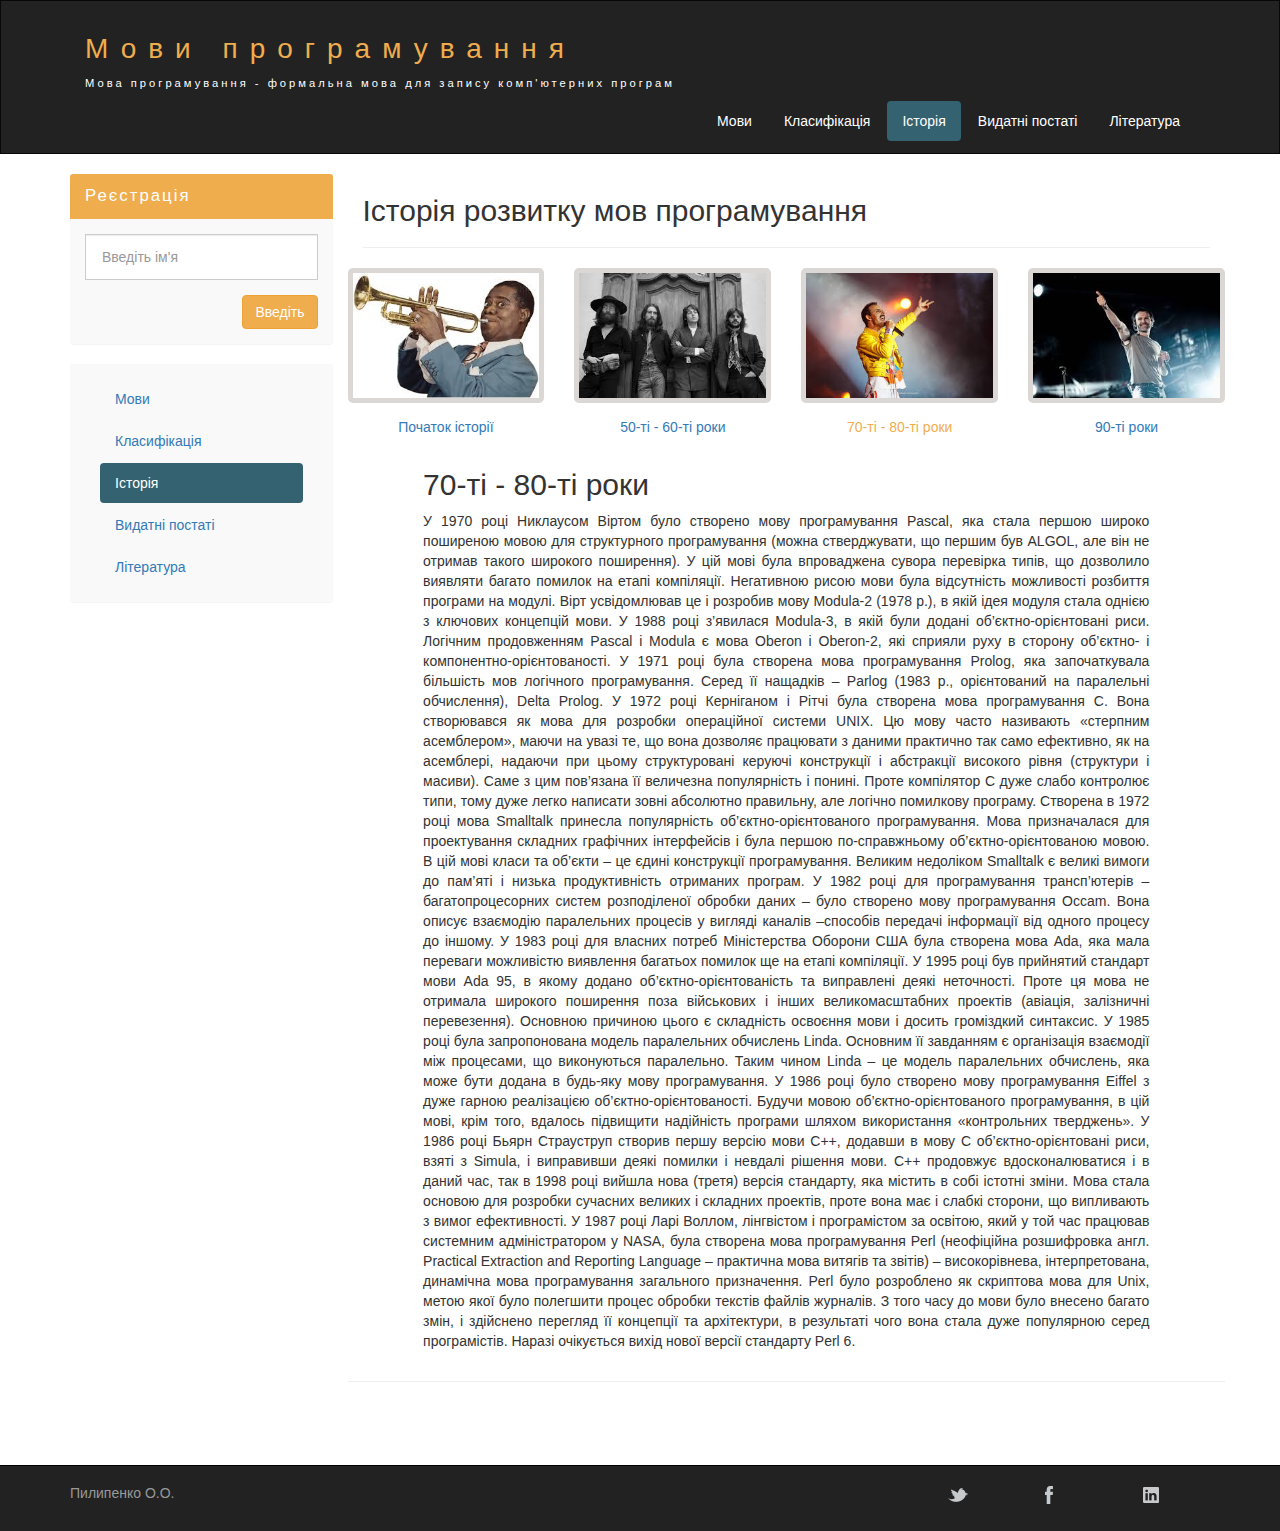
<file: university/site_2019/history_70.html>
<!DOCTYPE html>
<html lang="ru">
  <head>
    <meta charset="utf-8">
    <meta http-equiv="X-UA-Compatible" content="IE=edge">
    <meta name="viewport" content="width=device-width, initial-scale=1">
    <!-- The above 3 meta tags *must* come first in the head; any other head content must come *after* these tags -->
    <title>Мови програмування</title>

    <!-- Bootstrap -->
    <link href="css/bootstrap.min.css" rel="stylesheet">

    <!-- Main Style -->
    <link href="css/style.css" rel="stylesheet">

    <!-- HTML5 shim and Respond.js for IE8 support of HTML5 elements and media queries -->
    <!-- WARNING: Respond.js doesn't work if you view the page via file:// -->
    <!--[if lt IE 9]>
      <script src="https://oss.maxcdn.com/html5shiv/3.7.2/html5shiv.min.js"></script>
      <script src="https://oss.maxcdn.com/respond/1.4.2/respond.min.js"></script>
    <![endif]-->
  </head>
  <body>
    

    <div class="container-fluid">
      <div class="row">
       <nav role="navigation" class="navbar navbar-inverse">
        <div class="container">
          <div class="navbar-header header">
            <div class="container">
              <div class="row">
                <div class="col-lg-12">
                  <h1><a href="index.html">Мови програмування</a></h1> 
                  <p>Мова  програмування - формальна мова для запису комп'ютерних програм</p>
                </div>
              </div>
            </div>
            <button type="button" data-target="#navbarCollapse" data-toggle="collapse" class="navbar-toggle">
              
              <span class="sr-only">Toggle navigation</span>
              <span class="icon-bar"></span>
              <span class="icon-bar"></span>
              <span class="icon-bar"></span>
            </button>
          </div>
            <div id="navbarCollapse" class="collapse navbar-collapse navbar-right">
              <ul class="nav nav-pills  navbar-main">
                <li> <a href="index.html">Мови</a> </li>
                <li> <a href="class.html">Класифікація</a> </li>
                <li class="active"> <a href="history.html">Історія</a> </li>
                <li> <a href="famouse.html">Видатні постаті</a> </li>
                <li> <a href="literature.html">Література</a> </li>
              </ul>
            </div>
          </div>
       </nav> 
      </div>
    </div>


    <div class="wrapper">
      
      <div class="container">
        
        <div class="row">
          
        <div class="col-lg-9 col-lg-push-3 col-md-9 col-md-push-3 col-sm-9 col-sm-push-3"> 

          <form role="form" class="visible-xs">
            <div class="form-group">
              <div class="input-group">
                <input type="text" class="form-control input-lg" placeholder=" Введіть ім'я">
                <div class="input-group-btn">
                  <button class="btn btn-default btn-lg" type="submit"><i class="glyphicon glyphicon-ok"></i></button>
                </div>
              </div>
            </div>
          </form> 
  
          <h2>Історія розвитку мов програмування</h2>
          <hr>
          <div class="row">
              
              <div class="row">
    
                  <div class=" history_block col-lg-3 col-md-3 col-sm-3 col-xs-6">
                      <a href="history_prev.html"><img  src="img/img_history/armstrong.jpg" alt="початок історії"></a> 
                      <div class="history_label"><a href="history_prev.html">Початок історії</a></div>
                    </div>
        
                    <div class=" history_block col-lg-3 col-md-3 col-sm-3 col-xs-6">
                        <a href="history_50.html"><img  src="img/img_history/beatles.jpg" alt="50-ті - 60-ті роки"></a>
                      <div class="history_label"><a href="history_50.html">50-ті - 60-ті роки</a></div>
                    </div>            
        
                    <div class="history_block col-lg-3 col-md-3 col-sm-3 col-xs-6">
                      <a href="history_70.html"><img src="img/img_history/queen.jpg" alt="70-ті - 80-ті роки"></a>
                      <div class="history_label active"><a href="history_70.html">70-ті - 80-ті роки</a></div>
                    </div>            
        
                    <div class="history_block col-lg-3 col-md-3 col-sm-3 col-xs-6">
                      <a href="history_today.html"><img src="img/img_history/oe.jpg" alt="сьогодення"></a>
                      <div class="history_label"><a href="history_today.html">90-ті роки</a></div>
                    </div>
                
              </div>
              
              
              <div class="row">
                <div class="col-lg-10 col-lg-push-1">
                    <h2>70-ті - 80-ті роки</h2>
               </div>
                  
                <div class="history-block col-lg-10 col-lg-push-1 text-justify vert-align">
                  <p>У 1970 році Никлаусом Віртом було створено мову програмування Pascal, яка стала першою широко поширеною мовою для структурного програмування (можна стверджувати, що першим був ALGOL, але він не отримав такого широкого поширення). У цій мові була впроваджена сувора перевірка типів, що дозволило виявляти багато помилок на етапі компіляції. Негативною рисою мови була відсутність можливості розбиття програми на модулі. Вірт усвідомлював це і розробив мову Modula-2 (1978 р.), в якій ідея модуля стала однією з ключових концепцій мови. У 1988 році з’явилася Modula-3, в якій були додані об’єктно-орієнтовані риси. Логічним продовженням Pascal і Modula є мова Oberon і Oberon-2, які сприяли руху в сторону об’єктно- і компонентно-орієнтованості. У 1971 році була створена мова програмування Prolog, яка започаткувала більшість мов логічного програмування. Серед її нащадків – Parlog (1983 р., орієнтований на паралельні обчислення), Delta Prolog. У 1972 році Керніганом і Рітчі була створена мова програмування C. Вона створювався як мова для розробки операційної системи UNIX. Цю мову часто називають «стерпним асемблером», маючи на увазі те, що вона дозволяє працювати з даними практично так само ефективно, як на асемблері, надаючи при цьому структуровані керуючі конструкції і абстракції високого рівня (структури і масиви). Саме з цим пов’язана її величезна популярність і понині. Проте компілятор C дуже слабо контролює типи, тому дуже легко написати зовні абсолютно правильну, але логічно помилкову програму. Створена в 1972 році мова Smalltalk принесла популярність об’єктно-орієнтованого програмування. Мова призначалася для проектування складних графічних інтерфейсів і була першою по-справжньому об’єктно-орієнтованою мовою. В цій мові класи та об’єкти – це єдині конструкції програмування. Великим недоліком Smalltalk є великі вимоги до пам’яті і низька продуктивність отриманих програм. У 1982 році для програмування трансп’ютерів – багатопроцесорних систем розподіленої обробки даних – було створено мову програмування Occam. Вона описує взаємодію паралельних процесів у вигляді каналів –способів передачі інформації від одного процесу до іншому. У 1983 році для власних потреб Міністерства Оборони США була створена мова Ada, яка мала переваги можливістю виявлення багатьох помилок ще на етапі компіляції. У 1995 році був прийнятий стандарт мови Ada 95, в якому додано об’єктно-орієнтованість та виправлені деякі неточності. Проте ця мова не отримала широкого поширення поза військових і інших великомасштабних проектів (авіація, залізничні перевезення). Основною причиною цього є складність освоєння мови і досить громіздкий синтаксис. У 1985 році була запропонована модель паралельних обчислень Linda. Основним її завданням є організація взаємодії між процесами, що виконуються паралельно. Таким чином Linda – це модель паралельних обчислень, яка може бути додана в будь-яку мову програмування. У 1986 році було створено мову програмування Eiffel з дуже гарною реалізацією об’єктно-орієнтованості. Будучи мовою об’єктно-орієнтованого програмування, в цій мові, крім того, вдалось підвищити надійність програми шляхом використання «контрольних тверджень». У 1986 році Бьярн Страуструп створив першу версію мови C++, додавши в мову C об’єктно-орієнтовані риси, взяті з Simula, і виправивши деякі помилки і невдалі рішення мови. C++ продовжує вдосконалюватися і в даний час, так в 1998 році вийшла нова (третя) версія стандарту, яка містить в собі істотні зміни. Мова стала основою для розробки сучасних великих і складних проектів, проте вона має і слабкі сторони, що випливають з вимог ефективності. У 1987 році Ларі Воллом, лінгвістом і програмістом за освітою, який у той час працював системним адміністратором у NASA, була створена мова програмування Perl (неофіційна розшифровка англ. Practical Extraction and Reporting Language – практична мова витягів та звітів) – високорівнева, інтерпретована, динамічна мова програмування загального призначення. Perl було розроблено як скриптова мова для Unix, метою якої було полегшити процес обробки текстів файлів журналів. З того часу до мови було внесено багато змін, і здійснено перегляд її концепції та архітектури, в результаті чого вона стала дуже популярною серед програмістів. Наразі очікується вихід нової версії стандарту Perl 6.</p>
                </div>
              </div>         
              <hr>

          </div>

  

        </div>


        <div class="col-lg-3 col-lg-pull-9 col-md-3 col-md-pull-9 col-sm-3 col-sm-pull-9 hidden-xs"> <!-- Меняем блоки местами col-lg-pull-9 -->
    
          <div class="panel panel-info hidden-xs">
            <div class="panel-heading"><div class="sidebar-header">Реєстрація</div></div>
            <div class="panel-body">
              <form role="form">
                <div class="form-group">
                  <input type="text"  class="form-control input-lg" placeholder="Введіть ім'я">
                </div>
                <button type="submit" class="btn btn-warning pull-right">Введіть</button>
              </form>
            </div>
          </div>  
                  
          <div class="panel panel-info">
 
            <div class="panel-body">
              <div id="navbarCollapseSb" class="collapse navbar-collapse">
                <ul class="nav nav-pills nav-stacked navbar-sidebar">
                  <li> <a href="index.html">Мови</a> </li>
                  <li> <a href="class.html">Класифікація</a> </li>
                  <li class="active"> <a href="history.html">Історія</a> </li>
                  <li> <a href="famouse.html">Видатні постаті</a> </li>
                  <li> <a href="literature.html">Література</a> </li>
                </ul>
            </div> 
          </div>  
        </div>  

          

        </div>      


        </div>

      </div>

      <div class="clear"></div>

    </div>


    <footer>
      
      <div class="container">
        <div class="row">
          <div class="autor_block col-lg-9 col-md-9 col-sm-9 col-xs-9">
           <p class="text-left"> <a href="http://ru.wh-db.com">Пилипенко О.О.</a> </p>
          </div>
          <div class="social_block col-lg-1 col-md-1 col-sm-1 col-xs-1" data-toggle="tooltip" data-placement="bottom" title="twitter">
            <a href="#">
              <img src="img/icon/social/icon-twitter.png" alt="twitter">
            </a>
          </div>
          <div class="social_block col-lg-1 col-md-1 col-sm-1 col-xs-1" data-toggle="tooltip" data-placement="bottom" title="facebook">
            <a href="#">
              <img src="img/icon/social/icon-facebook.png" alt="facebook">
            </a>
          </div>
          <div class="social_block col-lg-1 col-md-1 col-sm-1 col-xs-1" data-toggle="tooltip" data-placement="bottom" title="linkedin">
            <a href="#">
              <img src="img/icon/social/icon-linkedin.png" alt="linkedin">
            </a>
            </div>
        </div>
      </div>

    </footer>




    <!-- jQuery (necessary for Bootstrap's JavaScript plugins) -->
    <script src="https://ajax.googleapis.com/ajax/libs/jquery/1.11.3/jquery.min.js"></script>
    <!-- Include all compiled plugins (below), or include individual files as needed -->
    <script src="js/bootstrap.min.js"></script>
  </body>
</html>
</file>
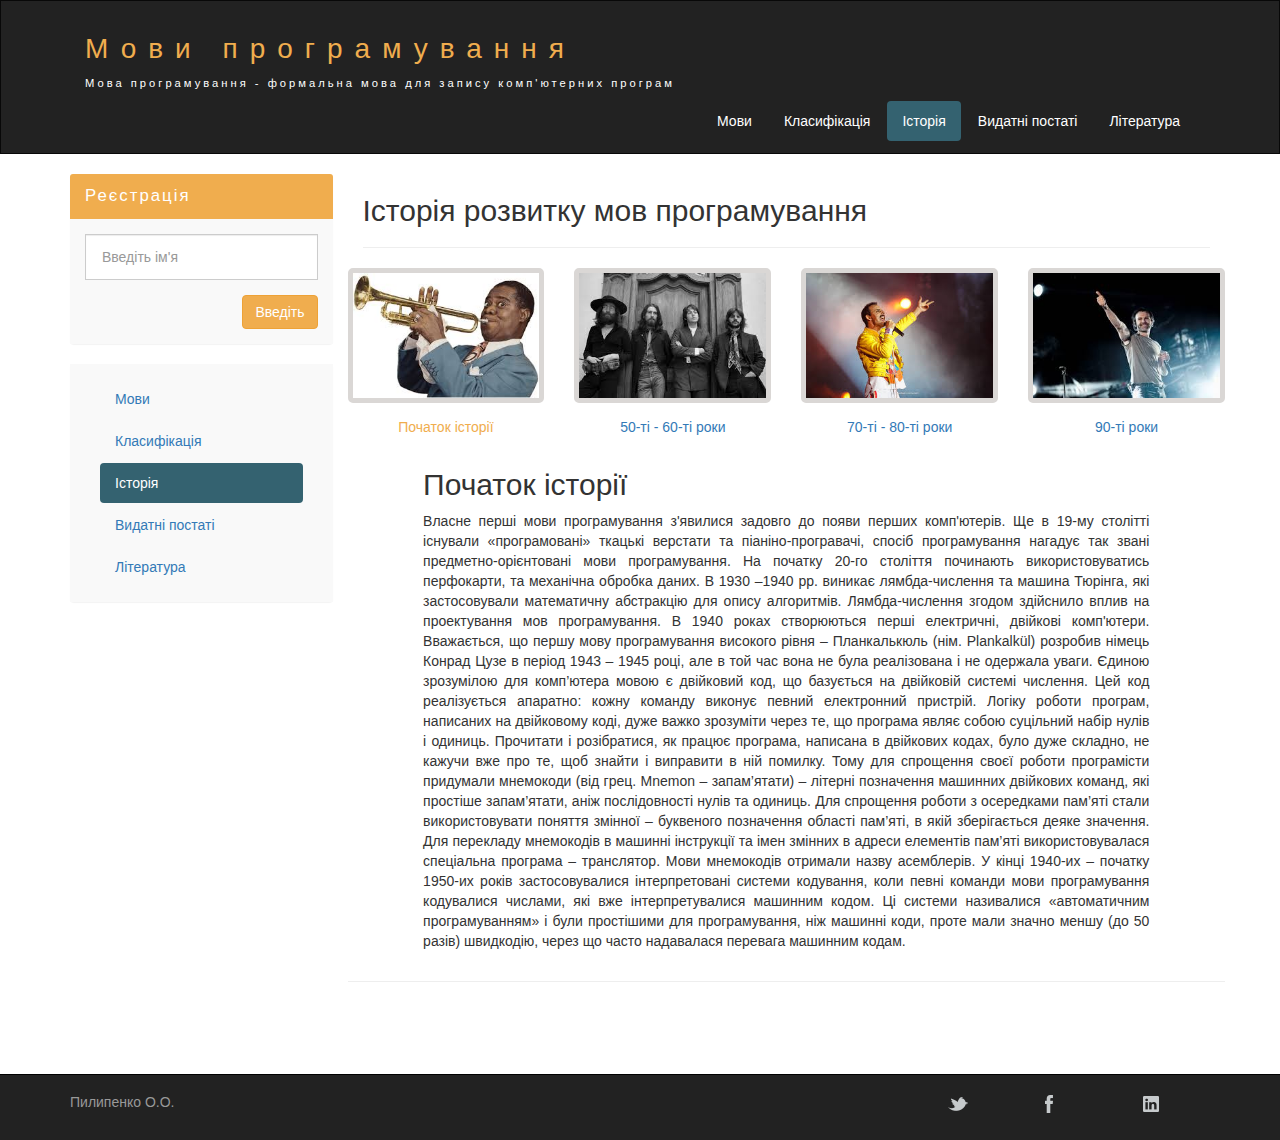
<file: university/site_2019/history_prev.html>
<!DOCTYPE html>
<html lang="ru">
  <head>
    <meta charset="utf-8">
    <meta http-equiv="X-UA-Compatible" content="IE=edge">
    <meta name="viewport" content="width=device-width, initial-scale=1">
    <!-- The above 3 meta tags *must* come first in the head; any other head content must come *after* these tags -->
    <title>Мови програмування</title>

    <!-- Bootstrap -->
    <link href="css/bootstrap.min.css" rel="stylesheet">

    <!-- Main Style -->
    <link href="css/style.css" rel="stylesheet">

    <!-- HTML5 shim and Respond.js for IE8 support of HTML5 elements and media queries -->
    <!-- WARNING: Respond.js doesn't work if you view the page via file:// -->
    <!--[if lt IE 9]>
      <script src="https://oss.maxcdn.com/html5shiv/3.7.2/html5shiv.min.js"></script>
      <script src="https://oss.maxcdn.com/respond/1.4.2/respond.min.js"></script>
    <![endif]-->
  </head>
  <body>
    

    <div class="container-fluid">
      <div class="row">
       <nav role="navigation" class="navbar navbar-inverse">
        <div class="container">
          <div class="navbar-header header">
            <div class="container">
              <div class="row">
                <div class="col-lg-12">
                  <h1><a href="index.html">Мови програмування</a></h1> 
                  <p>Мова  програмування - формальна мова для запису комп'ютерних програм</p>
                </div>
              </div>
            </div>
            <button type="button" data-target="#navbarCollapse" data-toggle="collapse" class="navbar-toggle">
              
              <span class="sr-only">Toggle navigation</span>
              <span class="icon-bar"></span>
              <span class="icon-bar"></span>
              <span class="icon-bar"></span>
            </button>
          </div>
            <div id="navbarCollapse" class="collapse navbar-collapse navbar-right">
              <ul class="nav nav-pills  navbar-main">
                <li> <a href="index.html">Мови</a> </li>
                <li> <a href="class.html">Класифікація</a> </li>
                <li class="active"> <a href="history.html">Історія</a> </li>
                <li> <a href="famouse.html">Видатні постаті</a> </li>
                <li> <a href="literature.html">Література</a> </li>
              </ul>
            </div>
          </div>
       </nav> 
      </div>
    </div>


    <div class="wrapper">
      
      <div class="container">
        
        <div class="row">
          
        <div class="col-lg-9 col-lg-push-3 col-md-9 col-md-push-3 col-sm-9 col-sm-push-3"> 

          <form role="form" class="visible-xs">
            <div class="form-group">
              <div class="input-group">
                <input type="text" class="form-control input-lg" placeholder=" Введіть ім'я">
                <div class="input-group-btn">
                  <button class="btn btn-default btn-lg" type="submit"><i class="glyphicon glyphicon-ok"></i></button>
                </div>
              </div>
            </div>
          </form> 
  
          <h2>Історія розвитку мов програмування</h2>
          <hr>
          <div class="row">
              
              <div class="row">
    
                <div class=" history_block col-lg-3 col-md-3 col-sm-3 col-xs-6">
                  <a href="history_prev.html"><img  src="img/img_history/armstrong.jpg" alt="початок історії"></a> 
                  <div class="history_label active"><a href="history_prev.html">Початок історії</a></div>
                </div>
    
                <div class=" history_block col-lg-3 col-md-3 col-sm-3 col-xs-6">
                    <a href="history_50.html"><img  src="img/img_history/beatles.jpg" alt="50-ті - 60-ті роки"></a>
                  <div class="history_label"><a href="history_50.html">50-ті - 60-ті роки</a></div>
                </div>            
    
                <div class="history_block col-lg-3 col-md-3 col-sm-3 col-xs-6">
                  <a href="history_70.html"><img src="img/img_history/queen.jpg" alt="70-ті - 80-ті роки"></a>
                  <div class="history_label"><a href="history_70.html">70-ті - 80-ті роки</a></div>
                </div>            
    
                <div class="history_block col-lg-3 col-md-3 col-sm-3 col-xs-6">
                  <a href="history_today.html"><img src="img/img_history/oe.jpg" alt="сьогодення"></a>
                  <div class="history_label"><a href="history_today.html">90-ті роки</a></div>
                </div>
                
              </div>
              
              
              <div class="row">
                <div class="col-lg-10 col-lg-push-1">
                    <h2>Початок історії</h2>
               </div>
                  
                <div class="history-block col-lg-10 col-lg-push-1 text-justify vert-align">
                  <p>Власне перші мови програмування з'явилися задовго до появи перших комп'ютерів. Ще в 19-му столітті існували «програмовані» ткацькі верстати та піаніно-програвачі, спосіб програмування нагадує так звані предметно-орієнтовані мови програмування. На початку 20-го століття починають використовуватись перфокарти, та механічна обробка даних. В 1930 –1940 рр. виникає лямбда-числення та машина Тюрінга, які застосовували математичну абстракцію для опису алгоритмів. Лямбда-числення згодом здійснило вплив на проектування мов програмування. В 1940 роках створюються перші електричні, двійкові комп'ютери. Вважається, що першу мову програмування високого рівня – Планкалькюль (нім. Plankalkül) розробив німець Конрад Цузе в період 1943 – 1945 році, але в той час вона не була реалізована і не одержала уваги. Єдиною зрозумілою для комп’ютера мовою є двійковий код, що базується на двійковій системі числення. Цей код реалізується апаратно: кожну команду виконує певний електронний пристрій. Логіку роботи програм, написаних на двійковому коді, дуже важко зрозуміти через те, що програма являє собою суцільний набір нулів і одиниць. Прочитати і розібратися, як працює програма, написана в двійкових кодах, було дуже складно, не кажучи вже про те, щоб знайти і виправити в ній помилку. Тому для спрощення своєї роботи програмісти придумали мнемокоди (від грец. Mnemon – запам’ятати) – літерні позначення машинних двійкових команд, які простіше запам’ятати, аніж послідовності нулів та одиниць. Для спрощення роботи з осередками пам’яті стали використовувати поняття змінної – буквеного позначення області пам’яті, в якій зберігається деяке значення. Для перекладу мнемокодів в машинні інструкції та імен змінних в адреси елементів пам’яті використовувалася спеціальна програма – транслятор. Мови мнемокодів отримали назву асемблерів. У кінці 1940-их – початку 1950-их років застосовувалися інтерпретовані системи кодування, коли певні команди мови програмування кодувалися числами, які вже інтерпретувалися машинним кодом. Ці системи називалися «автоматичним програмуванням» і були простішими для програмування, ніж машинні коди, проте мали значно меншу (до 50 разів) швидкодію, через що часто надавалася перевага машинним кодам.</p>
                </div>
              </div>         
              <hr>

          </div>

  

        </div>


        <div class="col-lg-3 col-lg-pull-9 col-md-3 col-md-pull-9 col-sm-3 col-sm-pull-9 hidden-xs"> <!-- Меняем блоки местами col-lg-pull-9 -->
    
          <div class="panel panel-info hidden-xs">
            <div class="panel-heading"><div class="sidebar-header">Реєстрація</div></div>
            <div class="panel-body">
              <form role="form">
                <div class="form-group">
                  <input type="text"  class="form-control input-lg" placeholder="Введіть ім'я">
                </div>
                <button type="submit" class="btn btn-warning pull-right">Введіть</button>
              </form>
            </div>
          </div>  
                  
          <div class="panel panel-info">
 
            <div class="panel-body">
              <div id="navbarCollapseSb" class="collapse navbar-collapse">
                <ul class="nav nav-pills nav-stacked navbar-sidebar">
                  <li> <a href="index.html">Мови</a> </li>
                  <li> <a href="class.html">Класифікація</a> </li>
                  <li class="active"> <a href="history.html">Історія</a> </li>
                  <li> <a href="famouse.html">Видатні постаті</a> </li>
                  <li> <a href="literature.html">Література</a> </li>
                </ul>
              </div>
            </div> 
          </div>  

          

        </div>      


        </div>

      </div>

      <div class="clear"></div>

    </div>


    <footer>
      
      <div class="container">
        <div class="row">
          <div class="autor_block col-lg-9 col-md-9 col-sm-9 col-xs-9">
           <p class="text-left"> <a href="http://ru.wh-db.com">Пилипенко О.О.</a> </p>
          </div>
          <div class="social_block col-lg-1 col-md-1 col-sm-1 col-xs-1" data-toggle="tooltip" data-placement="bottom" title="twitter">
            <a href="#">
              <img src="img/icon/social/icon-twitter.png" alt="twitter">
            </a>
          </div>
          <div class="social_block col-lg-1 col-md-1 col-sm-1 col-xs-1" data-toggle="tooltip" data-placement="bottom" title="facebook">
            <a href="#">
              <img src="img/icon/social/icon-facebook.png" alt="facebook">
            </a>
          </div>
          <div class="social_block col-lg-1 col-md-1 col-sm-1 col-xs-1" data-toggle="tooltip" data-placement="bottom" title="linkedin">
            <a href="#">
              <img src="img/icon/social/icon-linkedin.png" alt="linkedin">
            </a>
            </div>
        </div>
      </div>

    </footer>




    <!-- jQuery (necessary for Bootstrap's JavaScript plugins) -->
    <script src="https://ajax.googleapis.com/ajax/libs/jquery/1.11.3/jquery.min.js"></script>
    <!-- Include all compiled plugins (below), or include individual files as needed -->
    <script src="js/bootstrap.min.js"></script>
  </body>
</html>
</file>
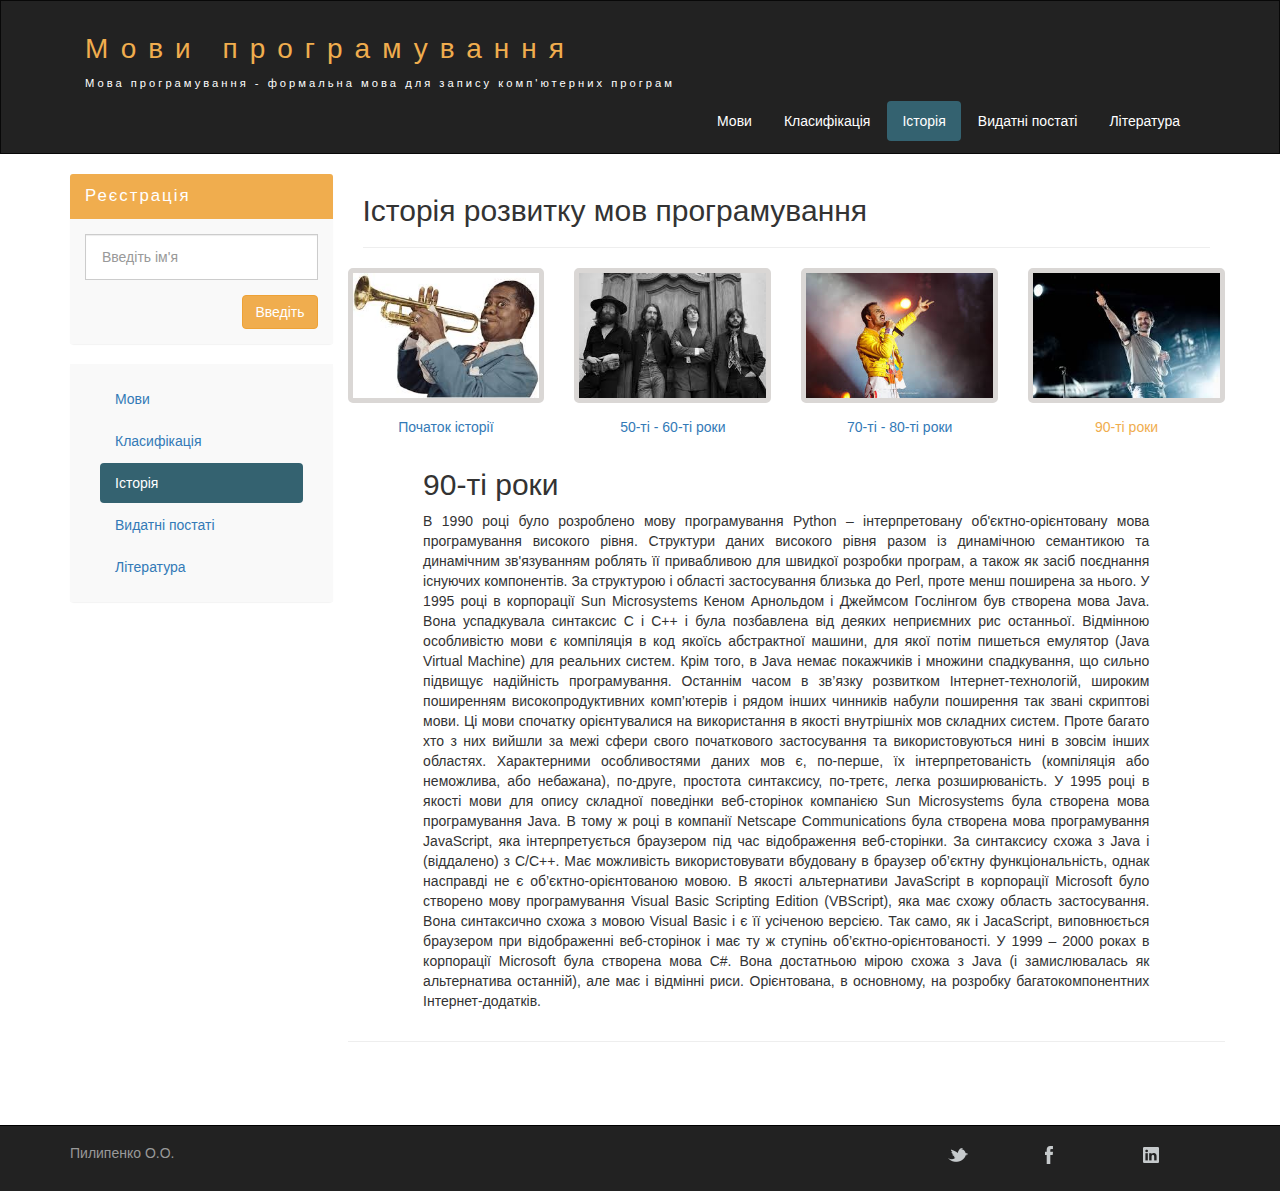
<file: university/site_2019/history_today.html>
<!DOCTYPE html>
<html lang="ru">
  <head>
    <meta charset="utf-8">
    <meta http-equiv="X-UA-Compatible" content="IE=edge">
    <meta name="viewport" content="width=device-width, initial-scale=1">
    <!-- The above 3 meta tags *must* come first in the head; any other head content must come *after* these tags -->
    <title>Мови програмування</title>

    <!-- Bootstrap -->
    <link href="css/bootstrap.min.css" rel="stylesheet">

    <!-- Main Style -->
    <link href="css/style.css" rel="stylesheet">

    <!-- HTML5 shim and Respond.js for IE8 support of HTML5 elements and media queries -->
    <!-- WARNING: Respond.js doesn't work if you view the page via file:// -->
    <!--[if lt IE 9]>
      <script src="https://oss.maxcdn.com/html5shiv/3.7.2/html5shiv.min.js"></script>
      <script src="https://oss.maxcdn.com/respond/1.4.2/respond.min.js"></script>
    <![endif]-->
  </head>
  <body>
    

    <div class="container-fluid">
      <div class="row">
       <nav role="navigation" class="navbar navbar-inverse">
        <div class="container">
          <div class="navbar-header header">
            <div class="container">
              <div class="row">
                <div class="col-lg-12">
                  <h1><a href="index.html">Мови програмування</a></h1> 
                  <p>Мова  програмування - формальна мова для запису комп'ютерних програм</p>
                </div>
              </div>
            </div>
            <button type="button" data-target="#navbarCollapse" data-toggle="collapse" class="navbar-toggle">
              
              <span class="sr-only">Toggle navigation</span>
              <span class="icon-bar"></span>
              <span class="icon-bar"></span>
              <span class="icon-bar"></span>
            </button>
          </div>
            <div id="navbarCollapse" class="collapse navbar-collapse navbar-right">
              <ul class="nav nav-pills  navbar-main">
                <li> <a href="index.html">Мови</a> </li>
                <li> <a href="class.html">Класифікація</a> </li>
                <li class="active"> <a href="history.html">Історія</a> </li>
                <li> <a href="famouse.html">Видатні постаті</a> </li>
                <li> <a href="literature.html">Література</a> </li>
              </ul>
            </div>
          </div>
       </nav> 
      </div>
    </div>


    <div class="wrapper">
      
      <div class="container">
        
        <div class="row">
          
        <div class="col-lg-9 col-lg-push-3 col-md-9 col-md-push-3 col-sm-9 col-sm-push-3"> 

          <form role="form" class="visible-xs">
            <div class="form-group">
              <div class="input-group">
                <input type="text" class="form-control input-lg" placeholder=" Введіть ім'я">
                <div class="input-group-btn">
                  <button class="btn btn-default btn-lg" type="submit"><i class="glyphicon glyphicon-ok"></i></button>
                </div>
              </div>
            </div>
          </form> 
  
          <h2>Історія розвитку мов програмування</h2>
          <hr>
          <div class="row">
              
              <div class="row">
    
                  <div class=" history_block col-lg-3 col-md-3 col-sm-3 col-xs-6">
                      <a href="history_prev.html"><img  src="img/img_history/armstrong.jpg" alt="початок історії"></a> 
                      <div class="history_label"><a href="history_prev.html">Початок історії</a></div>
                    </div>
        
                    <div class=" history_block col-lg-3 col-md-3 col-sm-3 col-xs-6">
                        <a href="history_50.html"><img  src="img/img_history/beatles.jpg" alt="50-ті - 60-ті роки"></a>
                      <div class="history_label"><a href="history_50.html">50-ті - 60-ті роки</a></div>
                    </div>            
        
                    <div class="history_block col-lg-3 col-md-3 col-sm-3 col-xs-6">
                      <a href="history_70.html"><img src="img/img_history/queen.jpg" alt="70-ті - 80-ті роки"></a>
                      <div class="history_label"><a href="history_70.html">70-ті - 80-ті роки</a></div>
                    </div>            
        
                    <div class="history_block col-lg-3 col-md-3 col-sm-3 col-xs-6">
                      <a href="history_today.html"><img src="img/img_history/oe.jpg" alt="сьогодення"></a>
                      <div class="history_label active"><a href="history_today.html">90-ті роки</a></div>
                    </div>
                
              </div>
              
              
              <div class="row">
                <div class="col-lg-10 col-lg-push-1">
                    <h2>90-ті роки</h2>
               </div>
                  
                <div class="history-block col-lg-10 col-lg-push-1 text-justify vert-align">
                  <p>В 1990 році було розроблено мову програмування Python – інтерпретовану об'єктно-орієнтовану мова програмування високого рівня. Структури даних високого рівня разом із динамічною семантикою та динамічним зв'язуванням роблять її привабливою для швидкої розробки програм, а також як засіб поєднання існуючих компонентів. За структурою і області застосування близька до Perl, проте менш поширена за нього. У 1995 році в корпорації Sun Microsystems Кеном Арнольдом і Джеймсом Гослінгом був створена мова Java. Вона успадкувала синтаксис C і C++ і була позбавлена від деяких неприємних рис останньої. Відмінною особливістю мови є компіляція в код якоїсь абстрактної машини, для якої потім пишеться емулятор (Java Virtual Machine) для реальних систем. Крім того, в Java немає покажчиків і множини спадкування, що сильно підвищує надійність програмування. Останнім часом в зв’язку розвитком Інтернет-технологій, широким поширенням високопродуктивних комп’ютерів і рядом інших чинників набули поширення так звані скриптові мови. Ці мови спочатку орієнтувалися на використання в якості внутрішніх мов складних систем. Проте багато хто з них вийшли за межі сфери свого початкового застосування та використовуються нині в зовсім інших областях. Характерними особливостями даних мов є, по-перше, їх інтерпретованість (компіляція або неможлива, або небажана), по-друге, простота синтаксису, по-третє, легка розширюваність. У 1995 році в якості мови для опису складної поведінки веб-сторінок компанією Sun Microsystems була створена мова програмування Java. В тому ж році в компанії Netscape Communications була створена мова програмування JavaScript, яка інтерпретується браузером під час відображення веб-сторінки. За синтаксису схожа з Java і (віддалено) з C/C++. Має можливість використовувати вбудовану в браузер об’єктну функціональність, однак насправді не є об’єктно-орієнтованою мовою. В якості альтернативи JavaScript в корпорації Microsoft було створено мову програмування Visual Basic Scripting Edition (VBScript), яка має схожу область застосування. Вона синтаксично схожа з мовою Visual Basic і є її усіченою версією. Так само, як і JacaScript, виповнюється браузером при відображенні веб-сторінок і має ту ж ступінь об’єктно-орієнтованості. У 1999 – 2000 роках в корпорації Microsoft була створена мова C#. Вона достатньою мірою схожа з Java (і замислювалась як альтернатива останній), але має і відмінні риси. Орієнтована, в основному, на розробку багатокомпонентних Інтернет-додатків.</p>
                </div>
              </div>         
              <hr>

          </div>

  

        </div>


        <div class="col-lg-3 col-lg-pull-9 col-md-3 col-md-pull-9 col-sm-3 col-sm-pull-9 hidden-xs"> <!-- Меняем блоки местами col-lg-pull-9 -->
    
          <div class="panel panel-info hidden-xs">
            <div class="panel-heading"><div class="sidebar-header">Реєстрація</div></div>
            <div class="panel-body">
              <form role="form">
                <div class="form-group">
                  <input type="text"  class="form-control input-lg" placeholder="Введіть ім'я">
                </div>
                <button type="submit" class="btn btn-warning pull-right">Введіть</button>
              </form>
            </div>
          </div>  
                  
          <div class="panel panel-info">
 
            <div class="panel-body">
              <div id="navbarCollapseSb" class="collapse navbar-collapse">
                <ul class="nav nav-pills nav-stacked navbar-sidebar">
                  <li> <a href="index.html">Мови</a> </li>
                  <li> <a href="class.html">Класифікація</a> </li>
                  <li class="active"> <a href="history.html">Історія</a> </li>
                  <li> <a href="famouse.html">Видатні постаті</a> </li>
                  <li> <a href="literature.html">Література</a> </li>
                </ul>
              </div>
            </div> 
          </div>  

          

        </div>      


        </div>

      </div>

      <div class="clear"></div>

    </div>


    <footer>
      
      <div class="container">
        <div class="row">
          <div class="autor_block col-lg-9 col-md-9 col-sm-9 col-xs-9">
           <p class="text-left"> <a href="http://ru.wh-db.com">Пилипенко О.О.</a> </p>
          </div>
          <div class="social_block col-lg-1 col-md-1 col-sm-1 col-xs-1" data-toggle="tooltip" data-placement="bottom" title="twitter">
            <a href="#">
              <img src="img/icon/social/icon-twitter.png" alt="twitter">
            </a>
          </div>
          <div class="social_block col-lg-1 col-md-1 col-sm-1 col-xs-1" data-toggle="tooltip" data-placement="bottom" title="facebook">
            <a href="#">
              <img src="img/icon/social/icon-facebook.png" alt="facebook">
            </a>
          </div>
          <div class="social_block col-lg-1 col-md-1 col-sm-1 col-xs-1" data-toggle="tooltip" data-placement="bottom" title="linkedin">
            <a href="#">
              <img src="img/icon/social/icon-linkedin.png" alt="linkedin">
            </a>
            </div>
        </div>
      </div>

    </footer>




    <!-- jQuery (necessary for Bootstrap's JavaScript plugins) -->
    <script src="https://ajax.googleapis.com/ajax/libs/jquery/1.11.3/jquery.min.js"></script>
    <!-- Include all compiled plugins (below), or include individual files as needed -->
    <script src="js/bootstrap.min.js"></script>
  </body>
</html>
</file>
<file: university/site_2019/css/style.css>
.header a, a:hover {
	color: #f0ad4e;
	text-decoration: none;
}

.header h1 {
	letter-spacing: 12px;
	font-size: 200%;
}

.header p {
	color: white !important;
	font-size: 80%;
	letter-spacing: 3px;
}


.navbar-main>li.active>a, .navbar-main>li.active>a:focus, .navbar-main>li.active>a:hover {
    color: #fff;
    background-color: #346270;
}

.navbar-main>li>a {
	color: #fff;
}

.navbar-main>li>a:hover, .navbar-sidebar>li>a:hover {
	color: #fff;
	background-color: #346270;
}

.navbar-sidebar>li.active>a, .navbar-sidebar>li.active>a:focus, .navbar-sidebar>li.active>a:hover {
	color: #fff;
	background-color: #346270;
}

.navbar-inverse {
    padding: 1%;
    border-radius: 0;
}

@media (min-width: 768px) {
/*	.carousel-inner {
		height: 1400px;
		overflow:auto;
	}*/
	.thumbnail{
		height: 520px;
	}
	.btn-more{
		height: 54%;
	}
		
}
@media (min-width: 992px) {
	/*.carousel-inner {
		height: 900px;
		overflow:auto;
	}*/
	.thumbnail{
		height: 600px;
	}
	.btn-more{
		height: 60%;
	}
}
@media (min-width: 1200px) {
/*	.carousel-inner {
		height: 900px;
		overflow:auto;
	}*/
	.thumbnail{
		height: 500px;
	}
	.btn-more{
		height: 52%;
	}
}
	



@media (max-width: 767px) {
/*	.carousel-inner {
		height: 990px;
		overflow:auto;
	}*/
	.nav-pills>li {
		float: none;
		
	}
	.nav-pills {
		text-align: center;
	}

	.header h1 { 
	    font-size: 280%;
	    letter-spacing: 5px;
	}

	.header {
		text-align: center;
	}

	.thumbnail{
	 height: 400px;
  }
	.btn-more{
		height: 40%;
	}
}

.clear {
	clear: both;
	height: 63px;
}

.wrapper {
	min-height: 100%;
}

html, body {
	height: 100%;
}


.margin-8 {
	margin-top: 8%;
}


.panel {
	border: none;
}

.panel-body {
	background-color: #f9f9f9;
}

.panel-info>.panel-heading {
	background-color: #f0ad4e;
	color: white;
	border-color: transparent;
}

.sidebar-header {
	font-size: 120%;
	letter-spacing: 2px;
}


.form-control {
	border-radius: 0px;
}

.input-lg {
	font-size: 14px;
}

.list-group-item-warning {
	color: #8a6d3b;
	background-color: #f9f9f9;
}

.badge {
	background-color: #000000;
}

/*textarea.form-control {
	height: 200px;
}*/


.table tbody>tr>td.vert-align {
	vertical-align: middle;
}


footer {
	color: #666;
	background: #222;
	padding: 17px 0 18px 0;
	border-top: 1px solid #000;
}

footer a {
	color: #999;
}

footer a:hover {
	color: #efefef;
}
.carousel-inner {
	height: 920px;
	overflow:auto;
}
.carousel-caption {
	width: 75%;
	height: 100%;
	text-align: justify;
	padding-top: 5%;
	padding-left: 7%;
	color: rgb(110, 108, 108);
	
}

.carousel-indicators>li {
	
	background-color:  #a7a1a1;
}
.carousel-indicators .active {
	
	background-color:  #070707;
}

.class-name {
	font-weight: bold;
	color: #12a2ce;
}


.history_block {
	text-align: center;
}


.history_block img {
	margin-bottom: 5%;
	border-radius: 5px;
	border: solid 5px #dad7d5;
	width: 100%;
}

.history_label {
	padding: 2%;
	margin-bottom: 4%;
}

.history_block>div.active>a {
	color: #f0ad4e;
}

.literature_block {
	text-align: center;
}

.literature_block img {
	margin-bottom: 5%;
	border-radius: 5px;
	border: solid 5px #dad7d5;
	width: 100%;
}
.thumbnail{
 /* width: 164px;*/
/*  height: 600px;*/
  overflow: hidden;
	margin: auto;
	margin-bottom:5%;
}

.thumbnail>img{
	height: 200px;

}
/*
.books-body{
max-height: calc(100vh - 50px);
		overflow-y: auto;
	}

.modal-books{
width: 55%;
	}

	.modal-dialog{
		height: 1200px;
		width: 600px;
	}*/
</file>
